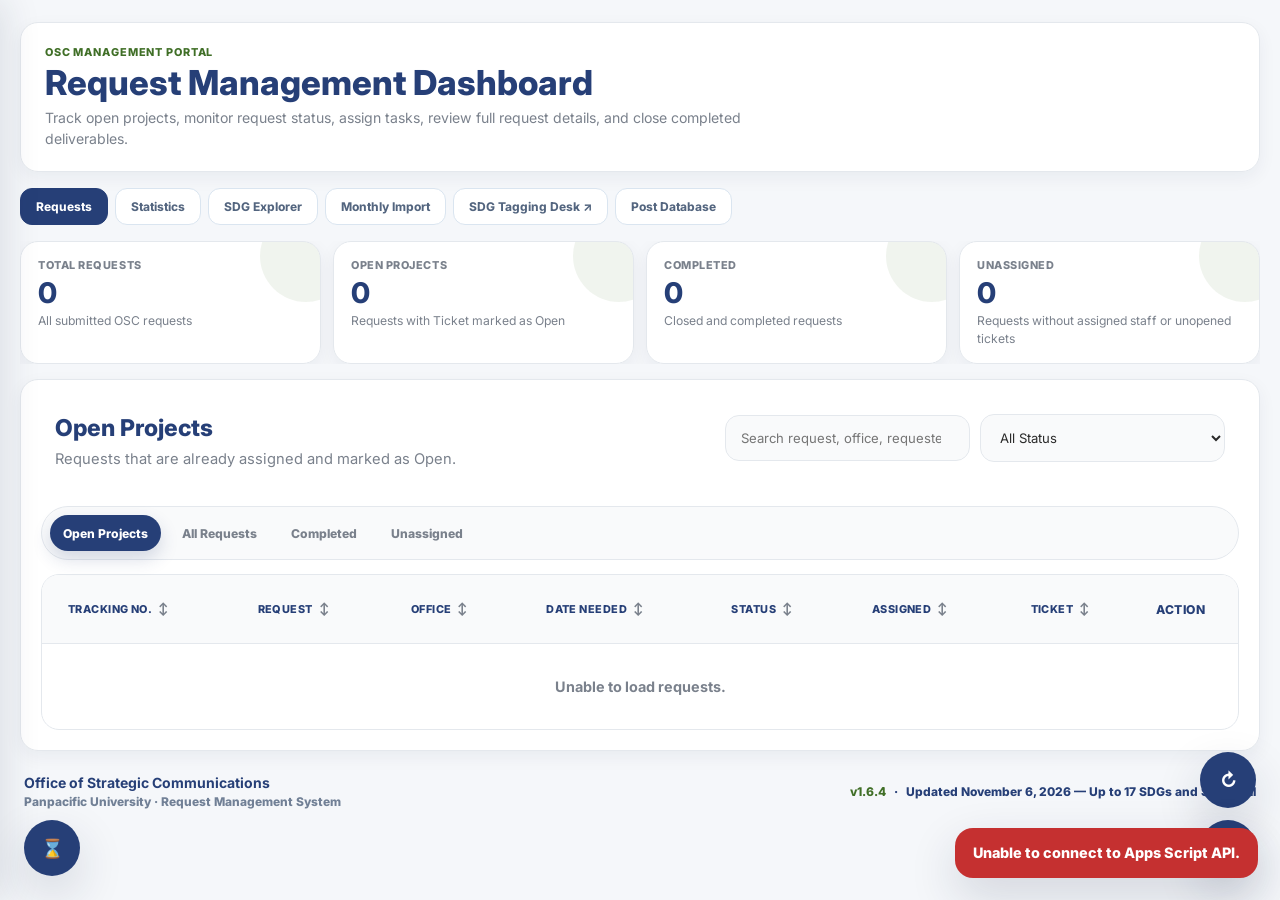
<file: index.html>
<!DOCTYPE html>
<html lang="en">
<head>
  <meta charset="UTF-8" />
  <meta name="viewport" content="width=device-width, initial-scale=1.0" />

  <title>OSC Request Management Dashboard</title>

  <link rel="preconnect" href="https://fonts.googleapis.com">
  <link rel="preconnect" href="https://fonts.gstatic.com" crossorigin>
  <link 
    href="https://fonts.googleapis.com/css2?family=Inter:wght@400;500;600;700;800&display=swap" 
    rel="stylesheet"
  >

  <link rel="stylesheet" href="style.css" />
</head>

<body>
  <div class="app-shell">

    <header class="dashboard-header">
      <div class="header-copy">
        <p class="eyebrow">OSC MANAGEMENT PORTAL</p>
        <h1>Request Management Dashboard</h1>
        <p class="header-description">
          Track open projects, monitor request status, assign tasks, review full request details, and close completed deliverables.
        </p>
      </div>
    </header>

    <nav class="osc-primary-nav" aria-label="OSC management navigation">
<a href="index.html" class="osc-nav-link current" aria-current="page">Requests</a>
<a href="statistics.html" class="osc-nav-link">Statistics</a>
<a href="sdg.html" class="osc-nav-link">SDG Explorer</a>
<a href="import-posts.html" class="osc-nav-link">Monthly Import</a>
<a href="post-sdg-desk.html" class="osc-nav-link" target="_blank" rel="noopener">SDG Tagging Desk ↗</a>
<a href="post-database.html" class="osc-nav-link">Post Database</a>
</nav>

    <section class="summary-grid">
      <div class="summary-card">
        <span class="summary-label">Total Requests</span>
        <strong id="totalCount">0</strong>
        <p>All submitted OSC requests</p>
      </div>

      <div class="summary-card">
        <span class="summary-label">Open Projects</span>
        <strong id="openCount">0</strong>
        <p>Requests with Ticket marked as Open</p>
      </div>

      <div class="summary-card">
        <span class="summary-label">Completed</span>
        <strong id="completedCount">0</strong>
        <p>Closed and completed requests</p>
      </div>

      <div class="summary-card">
        <span class="summary-label">Unassigned</span>
        <strong id="unassignedCount">0</strong>
        <p>Requests without assigned staff or unopened tickets</p>
      </div>
    </section>

    <main class="dashboard-card">

      <section id="newRequestsPanel" class="new-requests-panel hidden">
        <div class="panel-heading">
          <div>
            <p class="eyebrow">ACTION NEEDED</p>
            <h2>New / Unassigned Requests</h2>
            <p>
              These requests are not yet assigned or not yet opened. Assign a staff member and set the ticket to Open to send the confirmation email.
            </p>
          </div>

          <span id="newRequestsCount" class="panel-count">0</span>
        </div>

        <div class="table-wrap compact-table">
          <table>
            <thead>
              <tr>
                <th>Tracking No.</th>
                <th>Request</th>
                <th>Office</th>
                <th>Date Needed</th>
                <th>Status</th>
                <th>Assigned</th>
                <th>Ticket</th>
                <th>Action</th>
              </tr>
            </thead>

            <tbody id="newRequestTableBody">
              <tr>
                <td colspan="8" class="empty-cell">
                  No new or unassigned requests.
                </td>
              </tr>
            </tbody>
          </table>
        </div>
      </section>

      <div class="toolbar">
        <div>
          <h2 id="activeViewTitle">Open Projects</h2>
          <p id="activeViewSubtitle">
            Requests that are already assigned and marked as Open.
          </p>
        </div>

        <div class="toolbar-controls">
          <input 
            type="search" 
            id="searchInput" 
            placeholder="Search request, office, requester, assigned, status..."
          >

          <select id="statusFilter">
            <option value="">All Status</option>
            <option value="Pending">Pending</option>
            <option value="Ongoing">Ongoing</option>
            <option value="For Review">For Review</option>
            <option value="Revision">Revision</option>
            <option value="Completed">Completed</option>
            <option value="On Hold">On Hold</option>
            <option value="Cancelled">Cancelled</option>
          </select>
        </div>
      </div>

      <nav class="tabs" aria-label="Dashboard views">
        <button class="tab-btn active" type="button" data-view="open">
          Open Projects
        </button>

        <button class="tab-btn" type="button" data-view="all">
          All Requests
        </button>

        <button class="tab-btn" type="button" data-view="completed">
          Completed
        </button>

        <button class="tab-btn" type="button" data-view="unassigned">
          Unassigned
        </button>
      </nav>

      <div class="table-wrap">
        <table>
          <thead>
            <tr>
              <th>
                <button class="sort-btn" type="button" data-sort="Tracking Number">
                  Tracking No.
                  <span class="sort-indicator">↕</span>
                </button>
              </th>

              <th>
                <button class="sort-btn" type="button" data-sort="requestDisplayTitle">
                  Request
                  <span class="sort-indicator">↕</span>
                </button>
              </th>

              <th>
                <button class="sort-btn" type="button" data-sort="Office">
                  Office
                  <span class="sort-indicator">↕</span>
                </button>
              </th>

              <th>
                <button class="sort-btn" type="button" data-sort="Date Needed">
                  Date Needed
                  <span class="sort-indicator">↕</span>
                </button>
              </th>

              <th>
                <button class="sort-btn" type="button" data-sort="Status">
                  Status
                  <span class="sort-indicator">↕</span>
                </button>
              </th>

              <th>
                <button class="sort-btn" type="button" data-sort="Assigned">
                  Assigned
                  <span class="sort-indicator">↕</span>
                </button>
              </th>

              <th>
                <button class="sort-btn" type="button" data-sort="Ticket">
                  Ticket
                  <span class="sort-indicator">↕</span>
                </button>
              </th>

              <th>Action</th>
            </tr>
          </thead>

          <tbody id="requestTableBody">
            <tr>
              <td colspan="8" class="empty-cell">
                Loading requests...
              </td>
            </tr>
          </tbody>
        </table>
      </div>

    </main>

    <footer class="dashboard-footer osc-footer">
      <div class="osc-footer-identity">
        <strong>Office of Strategic Communications</strong>
        <span>Panpacific University · Request Management System</span>
      </div>
      <div class="osc-footer-meta">
        <span id="footerVersion">v1.6.4</span>
        <span class="footer-dot" aria-hidden="true">·</span>
        <span>Updated <span id="footerUpdated">—</span></span>
      </div>
    </footer>
  </div>

  <div id="requestModal" class="modal hidden" aria-hidden="true">
    <div class="modal-backdrop" id="modalBackdrop"></div>

    <div class="modal-card" role="dialog" aria-modal="true" aria-labelledby="modalTitle">
      <div class="modal-header">
        <div>
          <p class="eyebrow">REQUEST DETAILS</p>
          <h2 id="modalTitle">Request Title</h2>
          <p id="modalSubtitle">Requester and office details</p>
        </div>

        <button class="icon-btn" id="closeModalBtn" type="button" aria-label="Close modal">
          ×
        </button>
      </div>

      <div class="modal-body">

        <section class="modal-section action-section">
          <div>
            <h3>Management Actions</h3>
            <p>
              Assign a staff member first before opening a ticket. Opening and closing tickets can trigger the appropriate email automation and chat notification.
            </p>
          </div>

          <div class="management-action-buttons">
            <button class="archive-btn" id="archiveRequestBtn" type="button">
              Archive Request
            </button>

            <button class="complete-btn" id="markCompletedBtn" type="button">
              Mark as Completed
            </button>
          </div>
        </section>

        <section class="modal-section">
          <h3>Editable Management Fields</h3>

          <div class="edit-grid">

            <div class="field">
              <label for="editTrackingNumber">Tracking Number</label>
              <input type="text" id="editTrackingNumber" placeholder="Tracking number">
            </div>

            <div class="field">
              <label for="editTicket">Ticket</label>
              <select id="editTicket">
                <option value="">Not Yet Opened</option>
                <option value="Open">Open</option>
                <option value="Closed">Closed</option>
              </select>
            </div>

            <div class="field">
              <label for="editStatus">Status</label>
              <select id="editStatus">
                <option value="">Select Status</option>
                <option value="Pending">Pending</option>
                <option value="Ongoing">Ongoing</option>
                <option value="For Review">For Review</option>
                <option value="Revision">Revision</option>
                <option value="Completed">Completed</option>
                <option value="On Hold">On Hold</option>
                <option value="Cancelled">Cancelled</option>
              </select>
            </div>

            <div class="field">
              <label for="editAssigned">Assigned</label>
              <select id="editAssigned">
                <option value="">Select assigned staff</option>
                <option value="Jann Nathaniel Jaravata">Jann Nathaniel Jaravata</option>
                <option value="Jhovhert Bogtong">Jhovhert Bogtong</option>
                <option value="Julius Benedict Ignacio">Julius Benedict Ignacio</option>
                <option value="Charlyn Libao">Charlyn Libao</option>
              </select>
            </div>

            <div class="field">
              <label for="editDateNeeded">Date Needed</label>
              <input type="date" id="editDateNeeded">
            </div>

            <div class="field">
              <label for="editCompletionDate">Completion Date</label>
              <input type="date" id="editCompletionDate">
            </div>

            <div class="field">
              <label for="editConfirmationEmail">Confirmation Email</label>
              <select id="editConfirmationEmail">
                <option value="">Select Email Status</option>
                <option value="Not Sent">Not Sent</option>
                <option value="Sent">Sent</option>
              </select>
            </div>

            <div class="field">
              <label for="editDeliverablesEmail">Deliverable(s) Email</label>
              <select id="editDeliverablesEmail">
                <option value="">Select Email Status</option>
                <option value="Not Sent">Not Sent</option>
                <option value="Sent">Sent</option>
              </select>
            </div>

            <div class="field">
              <label for="editCloseEmail">Close Email</label>
              <select id="editCloseEmail">
                <option value="">Select Email Status</option>
                <option value="Not Sent">Not Sent</option>
                <option value="Sent">Sent</option>
              </select>
            </div>

            <div class="field full">
              <label for="editProjectLink">Project Link</label>
              <input 
                type="url" 
                id="editProjectLink" 
                placeholder="Paste Google Drive, Canva, or project link"
              >
            </div>

            <div class="field full">
              <label for="editRemarks">Remarks</label>
              <textarea id="editRemarks" rows="3" placeholder="Request remarks"></textarea>
            </div>

            <div class="field full">
              <label for="editNotes">Internal Notes</label>
              <textarea id="editNotes" rows="3" placeholder="Internal notes for OSC team"></textarea>
            </div>

          </div>
        </section>

        <section class="modal-section">
          <div class="osc-section-heading">
            <div>
              <h3>Facebook Published Posts</h3>
              <p>Submitted publication URLs associated with this request.</p>
            </div>
            <a id="modalPostLogLink" class="osc-inline-link" href="post-database.html">Search published posts</a>
          </div>
          <div id="modalFacebookPostLinks" class="osc-modal-link-list"><span class="muted">No published post links recorded.</span></div>
        </section>

        <section class="modal-section">
          <h3>Submitted Request Details</h3>
          <div class="details-grid" id="requestDetailsGrid"></div>
        </section>

      </div>

      <div class="modal-footer">
        <p id="modalMessage"></p>

        <div class="modal-actions">
          <button class="secondary-btn" id="cancelModalBtn" type="button">
            Cancel
          </button>

          <button class="primary-btn" id="saveChangesBtn" type="button">
            Save Changes
          </button>
        </div>
      </div>
    </div>
  </div>

  <div class="right-floating-actions" aria-label="Dashboard quick actions">
    <button
      id="floatingRefreshBtn"
      class="floating-icon-btn refresh-floating-btn"
      type="button"
      aria-label="Refresh dashboard"
      title="Refresh dashboard"
    >
      <span aria-hidden="true">↻</span>
    </button>

    <a
      id="adminSummaryToggle"
      class="floating-icon-btn admin-summary-toggle"
      href="statistics.html"
      aria-label="Open full statistics page"
      title="Statistics & reports"
    ><span aria-hidden="true">▥</span></a>
  </div>

  <button
    id="changelogToggle"
    class="floating-icon-btn changelog-toggle"
    type="button"
    aria-label="Open changelog"
    aria-controls="changelogPanel"
    aria-expanded="false"
    title="View changelog"
  >
    <span aria-hidden="true">⌛</span>
  </button>

<div id="changelogDrawerOverlay" class="drawer-overlay" aria-hidden="true"></div>

  <aside
    id="changelogPanel"
    class="changelog-drawer"
    aria-label="Dashboard changelog"
    aria-hidden="true"
  >
    <div class="changelog-header">
      <div>
        <p class="eyebrow">WHAT'S NEW</p>
        <h2>Dashboard Changelog</h2>
        <p>Updates and improvements made to the OSC Request Dashboard.</p>
      </div>

      <button
        id="changelogClose"
        class="mini-close-btn"
        type="button"
        aria-label="Close changelog"
      >
        ×
      </button>
    </div>

    <div id="changelogList" class="changelog-list">
      <p class="summary-empty">Loading changelog…</p>
    </div>
  </aside>

  <div id="loadingOverlay" class="loading-overlay hidden">
    <div class="loading-card">
      <div class="loader"></div>
      <p id="loadingText">Updating dashboard...</p>
    </div>
  </div>

  <div id="toast" class="toast hidden">
    <p id="toastMessage">Dashboard updated.</p>
  </div>

  <script src="config.js" defer></script>
  <script src="script.js" defer></script>
</body>
</html>
</file>
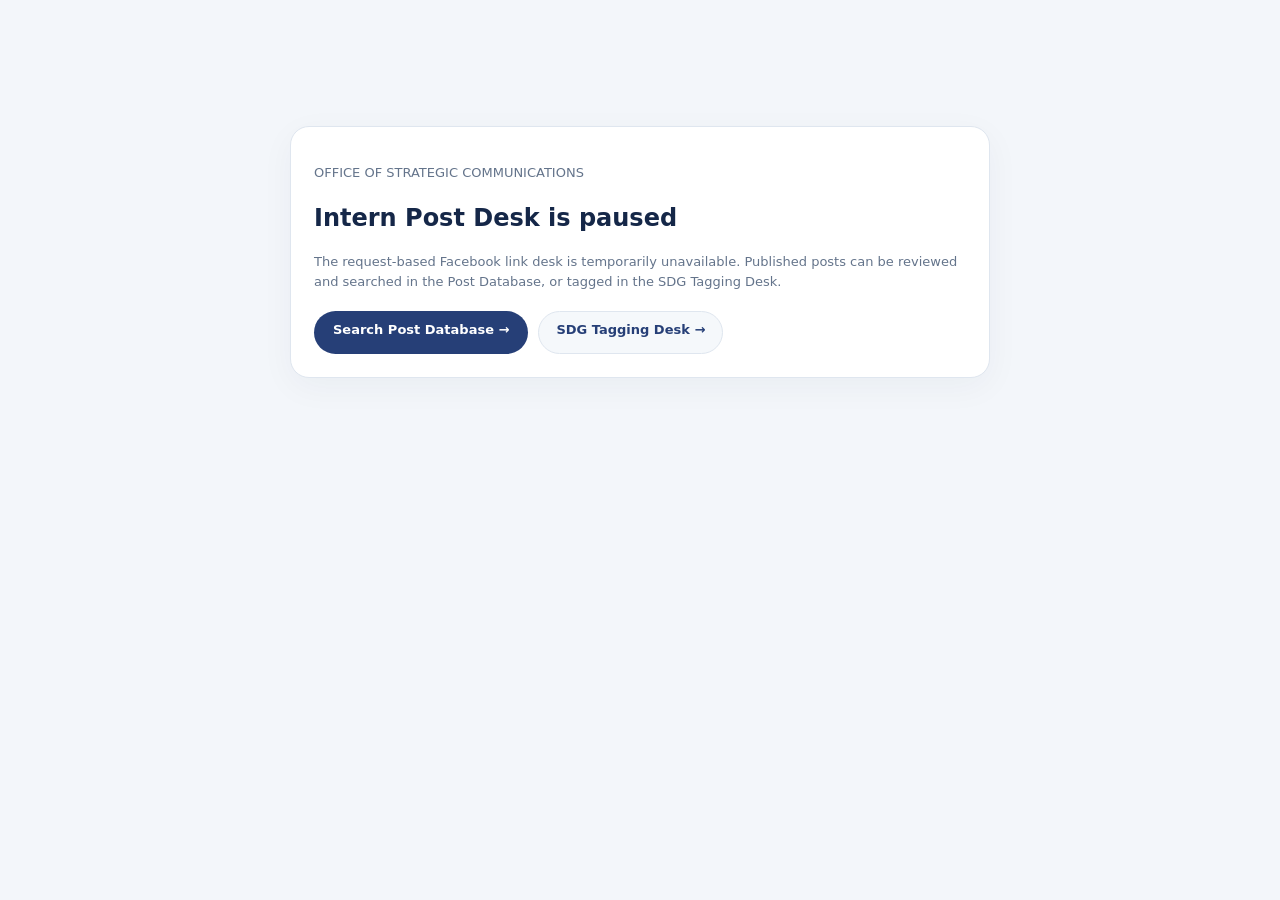
<file: facebook-posts.html>
<!doctype html><html lang="en"><head><meta charset="utf-8"><meta name="viewport" content="width=device-width, initial-scale=1"><title>Post Desk Paused · OSC</title><link rel="stylesheet" href="post-monitoring.css"></head><body><main class="layout" style="max-width:700px;padding-top:14vh"><section class="panel"><p class="muted">OFFICE OF STRATEGIC COMMUNICATIONS</p><h1>Intern Post Desk is paused</h1><p class="muted">The request-based Facebook link desk is temporarily unavailable. Published posts can be reviewed and searched in the Post Database, or tagged in the SDG Tagging Desk.</p><div class="actions"><a class="primary" href="post-database.html" style="text-decoration:none">Search Post Database →</a><a class="secondary" href="post-sdg-desk.html" style="text-decoration:none">SDG Tagging Desk →</a></div></section></main></body></html>
</file>
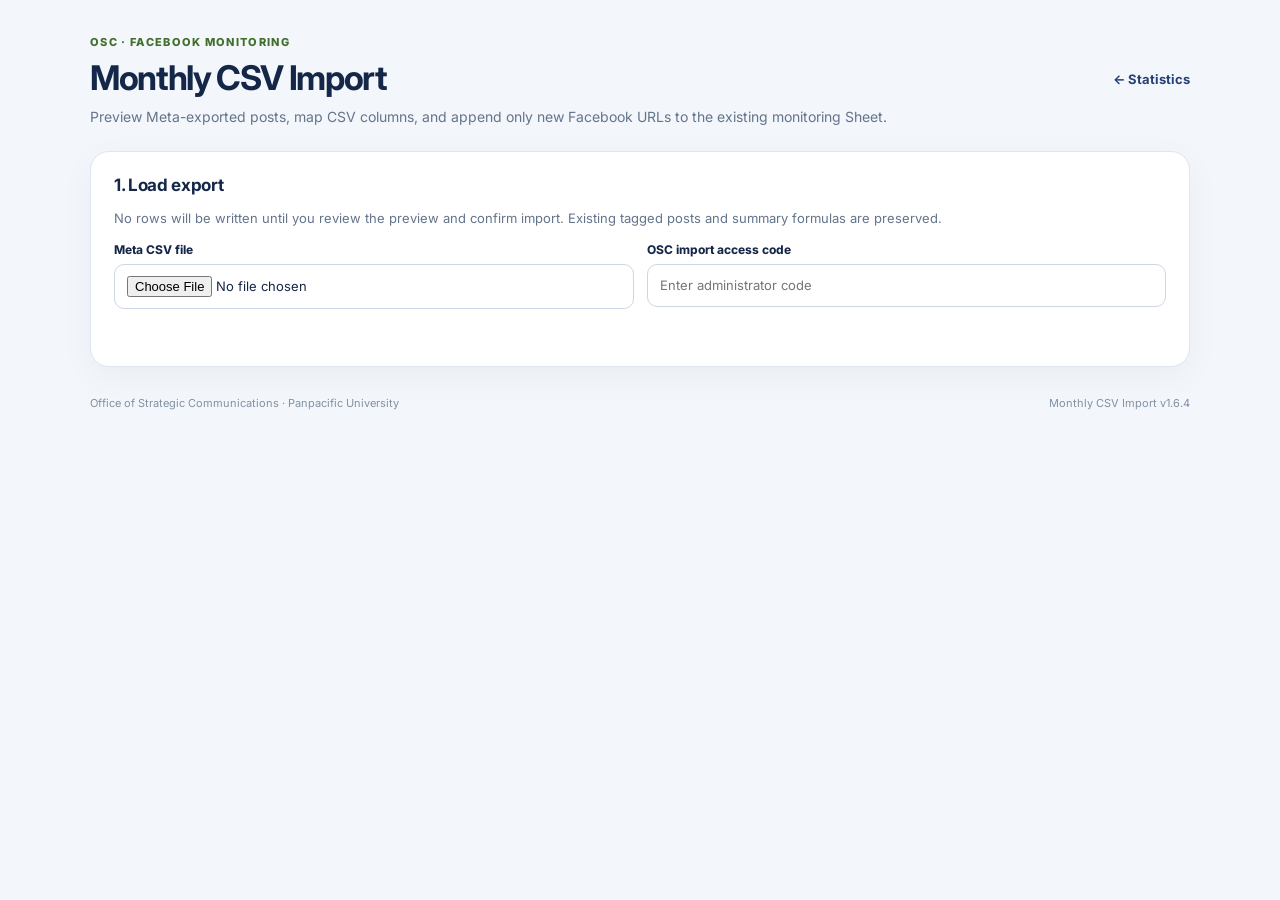
<file: import-posts.html>
<!doctype html><html lang="en"><head><meta charset="utf-8"><meta name="viewport" content="width=device-width,initial-scale=1"><title>Monthly Post Import · OSC</title><link rel="preconnect" href="https://fonts.googleapis.com"><link rel="preconnect" href="https://fonts.gstatic.com" crossorigin><link href="https://fonts.googleapis.com/css2?family=Inter:wght@400;500;600;700;800&display=swap" rel="stylesheet"><link rel="stylesheet" href="post-monitoring.css"></head><body><div class="layout">
<header class="head"><div class="head-copy"><small>OSC · FACEBOOK MONITORING</small><h1>Monthly CSV Import</h1><p class="sub">Preview Meta-exported posts, map CSV columns, and append only new Facebook URLs to the existing monitoring Sheet.</p></div><a href="statistics.html">← Statistics</a></header>
<section class="panel"><h2>1. Load export</h2><p class="muted">No rows will be written until you review the preview and confirm import. Existing tagged posts and summary formulas are preserved.</p><div class="fields"><div class="field"><label for="csvFile">Meta CSV file</label><input id="csvFile" type="file" accept=".csv,text/csv,.tsv,text/tab-separated-values"></div><div class="field"><label for="importPin">OSC import access code</label><input id="importPin" type="password" autocomplete="off" placeholder="Enter administrator code"></div></div><p id="fileInfo" class="message" role="status"></p></section>
<section id="mappingSection" class="panel" hidden><h2>2. Confirm the CSV mapping</h2><div class="fields"><div class="field"><label for="mapDate">Published date</label><select id="mapDate"></select></div><div class="field"><label for="mapTitle">Post title / caption</label><select id="mapTitle"></select></div><div class="field"><label for="mapUrl">Post permalink / URL</label><select id="mapUrl"></select></div><div class="field"><label for="dateFormat">Ambiguous date format</label><select id="dateFormat"><option value="mdy">MM/DD/YYYY</option><option value="dmy">DD/MM/YYYY</option></select></div></div><div class="actions"><button class="primary" id="previewBtn" type="button">Preview posts</button><span class="muted">Meta Title is shortened to the first nonempty caption line. Import uses date, summary and URL only; SDGs stay empty for interns.</span></div></section>
<section id="previewSection" class="panel" hidden><h2>3. Review and import</h2><div class="stats"><span id="statRows" class="stat">0 rows</span><span id="statReady" class="stat">0 valid</span><span id="statSkipped" class="stat">0 skipped</span></div><div class="table-scroll"><table><thead><tr><th>Date</th><th>Post topic / caption</th><th>Facebook link</th></tr></thead><tbody id="previewBody"></tbody></table></div><p class="muted">The server skips duplicate URLs. NOTE: A Meta permalink and an older Facebook share link may refer to the same post but appear different; review overlapping dates/titles before importing to avoid duplicates.</p><div class="actions"><button class="primary" id="importBtn" type="button">Import new posts</button><span id="progressText" class="muted"></span></div><p id="importStatus" class="message" role="status"></p></section>
<footer><span>Office of Strategic Communications · Panpacific University</span><span>Monthly CSV Import v1.6.4</span></footer></div><script src="config.js"></script><script src="import-posts.js"></script></body></html>
</file>
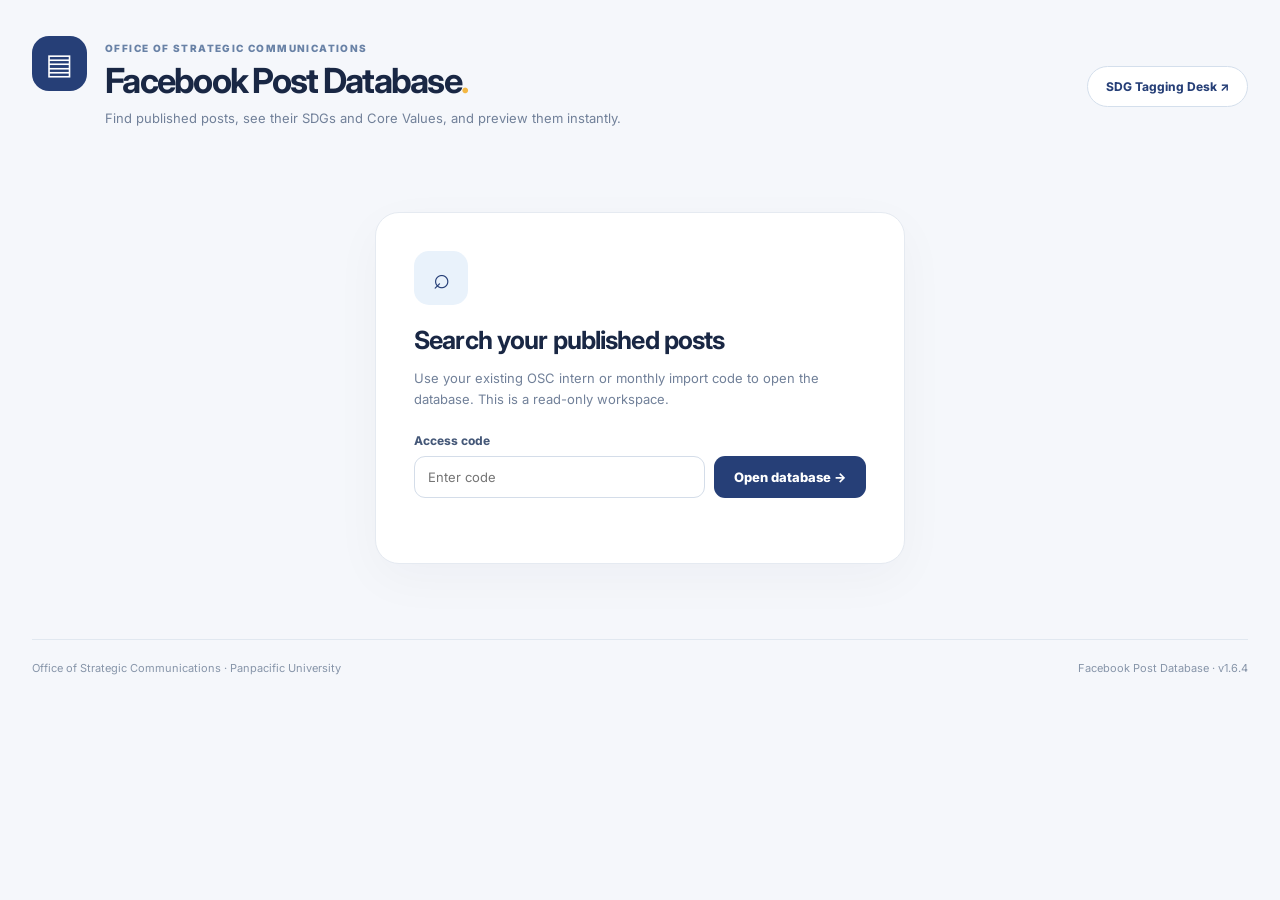
<file: post-database.html>
<!doctype html>
<html lang="en">
<head>
  <meta charset="utf-8">
  <meta name="viewport" content="width=device-width, initial-scale=1">
  <meta name="theme-color" content="#263f77">
  <title>Facebook Post Database · Panpacific University</title>
  <link rel="preconnect" href="https://fonts.googleapis.com">
  <link rel="preconnect" href="https://fonts.gstatic.com" crossorigin>
  <link href="https://fonts.googleapis.com/css2?family=Inter:wght@400;500;600;700;800&display=swap" rel="stylesheet">
  <link href="post-database.css" rel="stylesheet">
</head>
<body>
<div class="database-shell">
  <header class="database-header">
    <div class="identity"><span class="identity-icon" aria-hidden="true">▤</span><div><small>OFFICE OF STRATEGIC COMMUNICATIONS</small><h1>Facebook Post Database<span class="header-dot">.</span></h1><p>Find published posts, see their SDGs and Core Values, and preview them instantly.</p></div></div>
    <a class="header-link" href="post-sdg-desk.html">SDG Tagging Desk <span aria-hidden="true">↗</span></a>
  </header>

  <section id="accessPanel" class="access-panel" aria-label="Database access">
    <div class="lock-mark" aria-hidden="true">⌕</div>
    <h2>Search your published posts</h2>
    <p>Use your existing OSC intern or monthly import code to open the database. This is a read-only workspace.</p>
    <form id="accessForm"><label for="accessPin">Access code</label><div class="access-fields"><input id="accessPin" type="password" required autocomplete="off" placeholder="Enter code" minlength="1"><button id="unlockBtn" type="submit">Open database →</button></div></form>
    <p id="accessStatus" class="feedback" role="status" aria-live="polite"></p>
  </section>

  <main id="databaseApp" hidden>
    <section class="toolbox" aria-label="Post database filters">
      <div class="toolbox-top"><div><span class="overline">PUBLISHED POST LIBRARY</span><h2>Find the right post.</h2></div><button id="reloadBtn" class="btn-clear" type="button">↻ Refresh database</button></div>
      <div class="filter-grid">
        <label class="search-field"><span>SEARCH POSTS</span><span class="input-icon" aria-hidden="true">⌕</span><input id="postSearch" type="search" placeholder="Search a topic, title, date or Facebook link…" autocomplete="off"></label>
        <label><span>MONTH</span><select id="monthFilter"><option value="">All months</option></select></label>
        <label><span>SDG</span><select id="sdgFilter"><option value="">All 17 SDGs</option></select></label>
        <label><span>CORE VALUE</span><select id="coreFilter"><option value="">All Core Values</option><option>Pioneer</option><option>Compassion</option><option>Service</option><option>Truth</option></select></label>
      </div>
      <div class="filter-bottom"><div class="database-metrics"><span id="totalStat" class="count-pill">0 published</span><span id="taggedStat" class="count-pill neutral">0 tagged</span><span id="matchStat" class="count-pill neutral">0 matches</span></div><button id="resetBtn" class="btn-clear" type="button">Clear filters ×</button></div>
      <p class="feedback" id="databaseStatus" role="status" aria-live="polite"></p>
    </section>

    <div class="database-grid">
      <section class="results-column" aria-label="Matching Facebook posts">
        <div class="column-head"><div><span class="overline">RESULTS</span><h2>Published posts</h2></div><span class="tip">Select to preview <span aria-hidden="true">→</span></span></div>
        <div id="resultList" class="result-list" role="list"></div>
        <button id="loadMoreBtn" type="button" class="load-more" hidden>Show more posts ↓</button>
      </section>
      <aside class="details-column" aria-label="Selected post details">
        <div id="postDetails" class="details-body"><div class="details-empty">Choose a post to see its preview.</div></div>
      </aside>
    </div>
  </main>
  <footer class="database-footer"><span>Office of Strategic Communications · Panpacific University</span><span>Facebook Post Database · v1.6.4</span></footer>
</div>
<script src="config.js"></script>
<script src="post-database.js"></script>
</body>
</html>
</file>
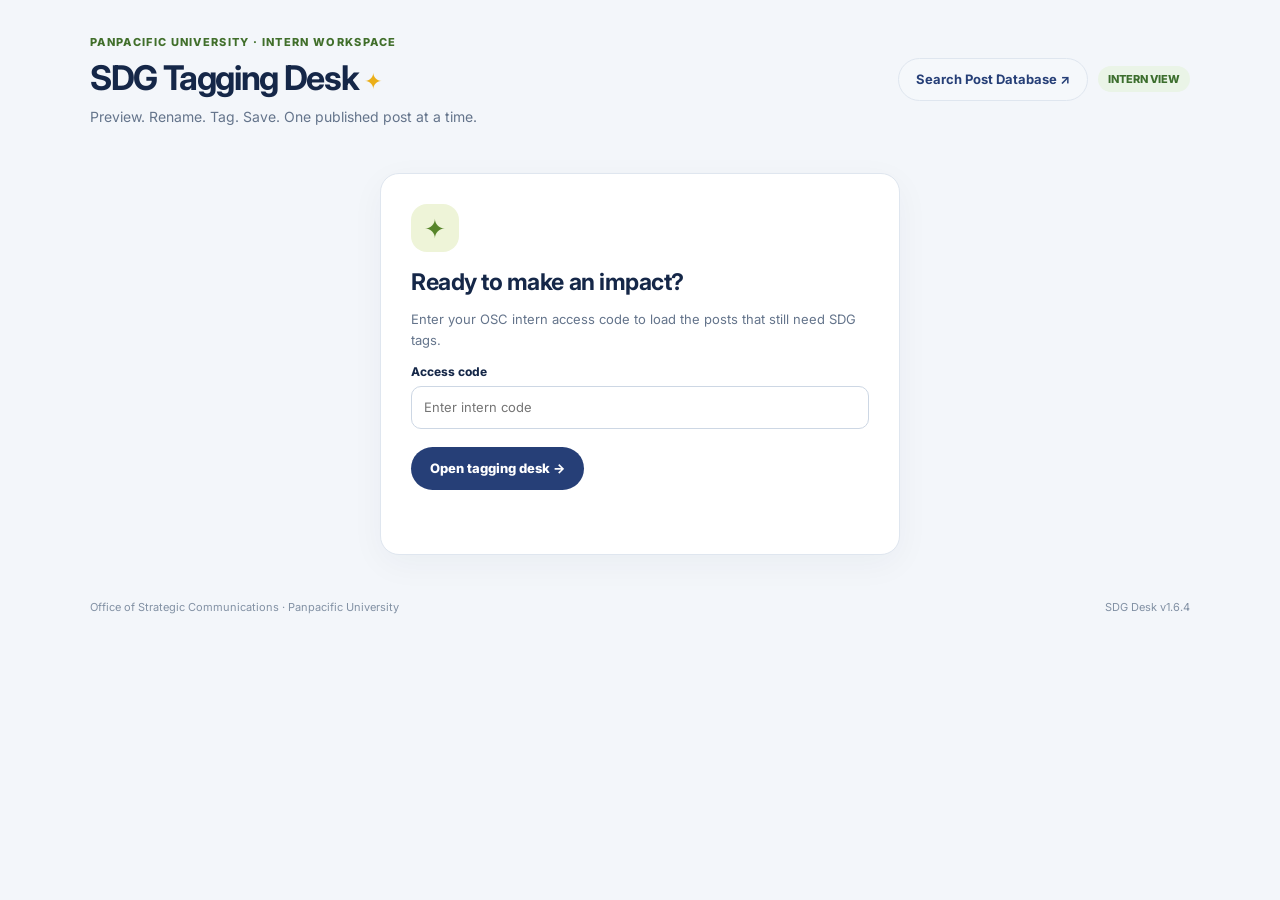
<file: post-sdg-desk.html>
<!doctype html>
<html lang="en">
<head>
  <meta charset="utf-8">
  <meta name="viewport" content="width=device-width, initial-scale=1">
  <title>SDG Tagging Desk · OSC Interns</title>
  <link rel="preconnect" href="https://fonts.googleapis.com">
  <link rel="preconnect" href="https://fonts.gstatic.com" crossorigin>
  <link href="https://fonts.googleapis.com/css2?family=Inter:wght@400;500;600;700;800&display=swap" rel="stylesheet">
  <link rel="stylesheet" href="post-monitoring.css">
  <link rel="stylesheet" href="post-sdg-desk.css">
</head>
<body>
  <div class="layout">
    <header class="head">
      <div class="head-copy">
        <small>PANPACIFIC UNIVERSITY · INTERN WORKSPACE</small>
        <h1>SDG Tagging Desk <span class="sparkle" aria-hidden="true">✦</span></h1>
        <p class="sub">Preview. Rename. Tag. Save. One published post at a time.</p>
      </div>
      <div class="header-actions"><a class="secondary database-link" href="post-database.html">Search Post Database ↗</a><span class="pill">INTERN VIEW</span></div>
    </header>
    <section class="panel gate" id="gate">
      <div class="gate-icon" aria-hidden="true">✦</div>
      <h2>Ready to make an impact?</h2>
      <p class="muted">Enter your OSC intern access code to load the posts that still need SDG tags.</p>
      <form id="login">
        <div class="field"><label for="pin">Access code</label><input id="pin" type="password" required autocomplete="off" placeholder="Enter intern code"></div>
        <div class="actions"><button type="submit" class="primary" id="loginBtn">Open tagging desk →</button></div>
      </form>
      <p class="message" id="gateStatus" role="status" aria-live="polite"></p>
    </section>
    <section id="desk" hidden>
      <div class="desk-header">
        <div><p class="kicker">PUBLISHED POSTS</p><h2>Tag what's published.</h2><p class="sub">Pick SDGs and Core Values; update the title if needed. Saved posts leave the queue. Moved posts stay at the back after refresh.</p></div>
        <div class="desk-status"><span id="pendingCount" class="pill">0 pending</span><button class="secondary" id="refreshBtn" type="button">Refresh</button><div class="desk-tabs"><button id="cardMode" class="active" type="button" aria-pressed="true">Cards</button><button id="tableMode" type="button" aria-pressed="false">Table</button></div></div>
      </div>
      <p class="message desk-feedback" id="status" role="status" aria-live="polite"></p>
      <section id="cardArea">
        <article id="postCard" class="desk-card" tabindex="0" aria-label="Current Facebook post and tagging controls"></article>
        <div class="desk-actions"><button type="button" class="secondary" id="previousBtn">← Previous</button><button type="button" class="secondary" id="skipBtn">Move to end ↪</button></div>
        <p class="swipe-hint">Swipe left to move to the end (saved in Sheet) · Swipe right to save when ready</p>
      </section>
      <section id="tableArea" class="panel" hidden>
        <div class="field"><label for="search">Find a post</label><input id="search" type="search" placeholder="Search by date or post title"></div>
        <div class="table-scroll"><table><thead><tr><th>Date</th><th>Post title</th><th>Facebook link</th><th></th></tr></thead><tbody id="tableBody"></tbody></table></div>
      </section>
    </section>
    <footer><span>Office of Strategic Communications · Panpacific University</span><span>SDG Desk v1.6.4</span></footer>
  </div>
  <div id="saveToast" class="save-toast" role="status" aria-live="polite" hidden></div>
  <script src="config.js"></script><script src="post-sdg-desk.js"></script>
</body>
</html>
</file>
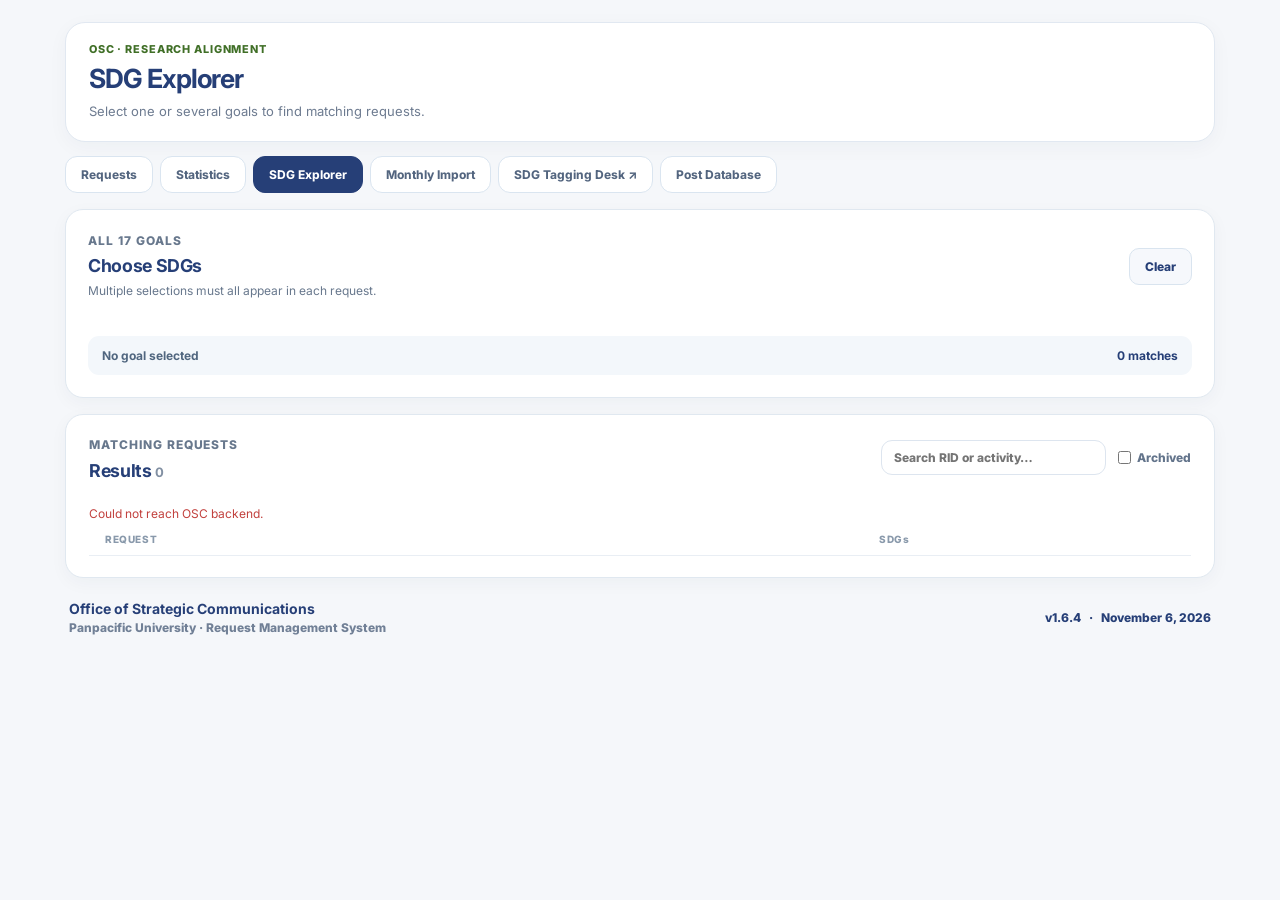
<file: sdg.html>
<!doctype html>
<html lang="en"><head><meta charset="utf-8"><meta name="viewport" content="width=device-width, initial-scale=1">
<title>SDG Explorer · OSC</title>
<link rel="preconnect" href="https://fonts.googleapis.com"><link rel="preconnect" href="https://fonts.gstatic.com" crossorigin>
<link href="https://fonts.googleapis.com/css2?family=Inter:wght@400;500;600;700;800&display=swap" rel="stylesheet">
<link rel="stylesheet" href="style.css"><link rel="stylesheet" href="workspace.css"><link rel="stylesheet" href="explorer.css"></head>
<body><div class="app-shell workspace-shell">
<header class="workspace-header compact-title"><p class="eyebrow">OSC · RESEARCH ALIGNMENT</p><h1>SDG Explorer</h1><p>Select one or several goals to find matching requests.</p></header>
<nav class="osc-primary-nav" aria-label="OSC management navigation">
<a href="index.html" class="osc-nav-link">Requests</a>
<a href="statistics.html" class="osc-nav-link">Statistics</a>
<a href="sdg.html" class="osc-nav-link current" aria-current="page">SDG Explorer</a>
<a href="import-posts.html" class="osc-nav-link">Monthly Import</a>
<a href="post-sdg-desk.html" class="osc-nav-link" target="_blank" rel="noopener">SDG Tagging Desk ↗</a>
<a href="post-database.html" class="osc-nav-link">Post Database</a>
</nav>
<main class="workspace-content">
<section class="workspace-surface sdg-panel">
<div class="section-head"><div><p class="eyebrow">ALL 17 GOALS</p><h2>Choose SDGs</h2><p>Multiple selections must all appear in each request.</p></div><button type="button" class="workspace-button secondary" id="clearSdgs">Clear</button></div>
<div id="sdgGrid" class="sdg-picker" aria-label="Select Sustainable Development Goals"></div>
<div class="sdg-selected-summary"><span id="sdgSelectionText">No goal selected</span><span id="sdgCount">0 matches</span></div>
</section>
<section class="workspace-surface matches-surface"><div class="section-head"><div><p class="eyebrow">MATCHING REQUESTS</p><h2>Results <span id="resultCount" class="result-quiet-count">0</span></h2></div>
<div class="sdg-explorer-controls"><label class="sdg-search-label"><span class="sr-only">Search results</span><input id="sdgSearch" type="search" placeholder="Search RID or activity…" autocomplete="off"></label><label class="sdg-archived"><input type="checkbox" id="includeArchived"> Archived</label></div></div>
<p id="sdgStatus" role="status" class="workspace-feedback">Loading request records…</p>
<div class="sdg-result-head" aria-hidden="true"><span>REQUEST</span><span>SDGs</span><span></span></div>
<div id="sdgResults" class="sdg-result-list"></div>
<button type="button" id="sdgShowMore" class="workspace-button secondary" hidden>Show more</button>
</section>
</main>
<footer class="dashboard-footer osc-footer"><div class="osc-footer-identity"><strong>Office of Strategic Communications</strong><span>Panpacific University · Request Management System</span></div><div class="osc-footer-meta"><span>v1.6.4</span><span>·</span><span>November 6, 2026</span></div></footer>
</div><script src="config.js"></script><script src="sdg.js"></script></body></html>
</file>
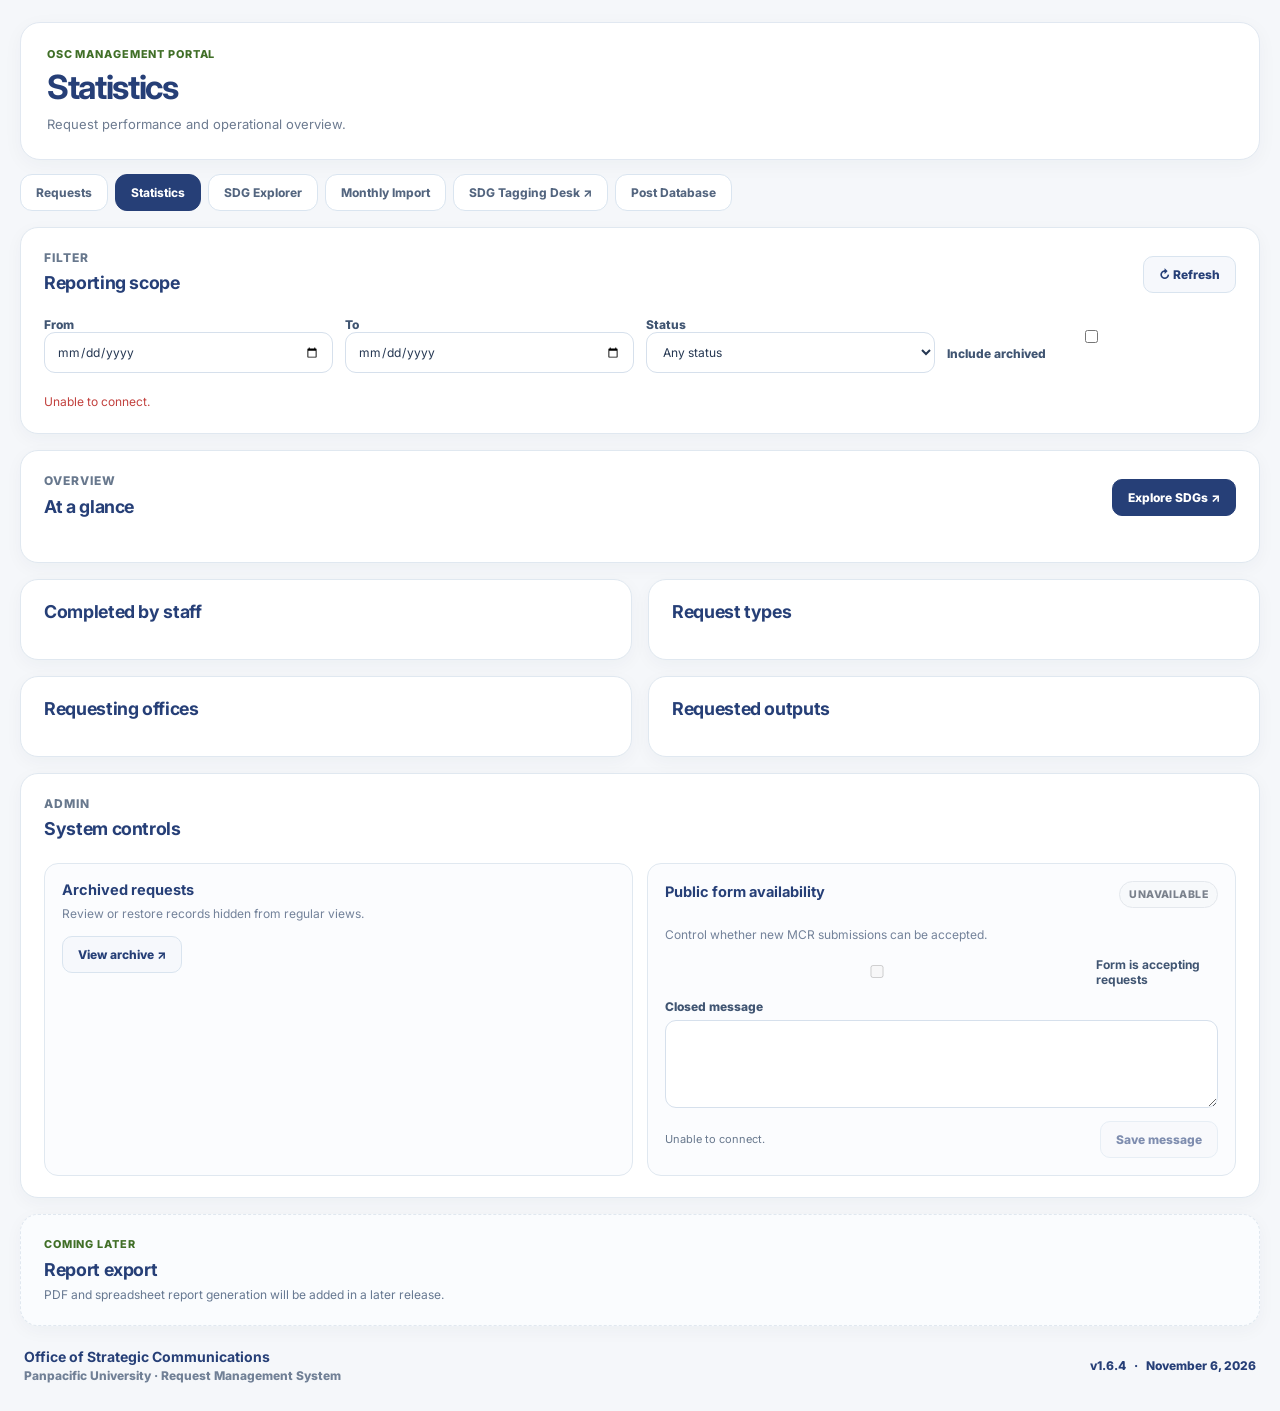
<file: statistics.html>
<!doctype html>
<html lang="en"><head><meta charset="utf-8"><meta name="viewport" content="width=device-width, initial-scale=1">
<title>OSC Statistics · Panpacific University</title>
<link rel="preconnect" href="https://fonts.googleapis.com"><link rel="preconnect" href="https://fonts.gstatic.com" crossorigin>
<link href="https://fonts.googleapis.com/css2?family=Inter:wght@400;500;600;700;800&display=swap" rel="stylesheet">
<link rel="stylesheet" href="style.css"><link rel="stylesheet" href="workspace.css"></head>
<body><div class="app-shell workspace-shell">
<header class="workspace-header"><p class="eyebrow">OSC MANAGEMENT PORTAL</p><h1>Statistics</h1><p>Request performance and operational overview.</p></header>
<nav class="osc-primary-nav" aria-label="OSC management navigation">
<a href="index.html" class="osc-nav-link">Requests</a>
<a href="statistics.html" class="osc-nav-link current" aria-current="page">Statistics</a>
<a href="sdg.html" class="osc-nav-link">SDG Explorer</a>
<a href="import-posts.html" class="osc-nav-link">Monthly Import</a>
<a href="post-sdg-desk.html" class="osc-nav-link" target="_blank" rel="noopener">SDG Tagging Desk ↗</a>
<a href="post-database.html" class="osc-nav-link">Post Database</a>
</nav>
<main class="workspace-content">
<section class="workspace-surface stats-control-card">
<div class="section-head"><div><p class="eyebrow">FILTER</p><h2>Reporting scope</h2></div><button id="statsRefresh" type="button" class="workspace-button secondary">↻ Refresh</button></div>
<div class="stats-filters">
<label>From<input type="date" id="dateFrom"></label>
<label>To<input type="date" id="dateTo"></label>
<label>Status<select id="statsStatus"><option value="">Any status</option><option>Pending</option><option>Ongoing</option><option>For Review</option><option>Revision</option><option>Completed</option><option>On Hold</option><option>Cancelled</option></select></label>
<label class="stats-check-control"><input type="checkbox" id="includeArchived"> Include archived</label>
</div><p id="statsStatusLine" role="status" class="workspace-feedback">Loading…</p>
</section>
<section class="workspace-surface"><div class="section-head"><div><p class="eyebrow">OVERVIEW</p><h2>At a glance</h2></div><a href="sdg.html" class="workspace-button primary">Explore SDGs ↗</a></div><div id="statKpis" class="workspace-kpi-grid"></div></section>
<div class="stats-columns">
<section class="workspace-surface"><h2>Completed by staff</h2><div id="staffBreakdown" class="workspace-bars"></div></section>
<section class="workspace-surface"><h2>Request types</h2><div id="typeBreakdown" class="workspace-bars"></div></section>
<section class="workspace-surface"><h2>Requesting offices</h2><div id="officeBreakdown" class="workspace-bars"></div></section>
<section class="workspace-surface"><h2>Requested outputs</h2><div id="outputBreakdown" class="workspace-bars"></div></section>
</div>
<section class="workspace-surface"><div class="section-head"><div><p class="eyebrow">ADMIN</p><h2>System controls</h2></div></div><div class="admin-control-grid">
<div class="admin-control-card"><h3>Archived requests</h3><p>Review or restore records hidden from regular views.</p><a href="index.html?view=archived" class="workspace-button secondary">View archive ↗</a></div>
<div class="admin-control-card"><div class="section-head"><h3>Public form availability</h3><span id="availabilityState" class="form-availability-badge loading">Checking</span></div><p>Control whether new MCR submissions can be accepted.</p>
<label class="workspace-switch"><input type="checkbox" id="statsFormToggle" disabled> Form is accepting requests</label>
<label for="statsClosedMessage" class="workspace-label">Closed message</label><textarea id="statsClosedMessage" rows="3" disabled></textarea>
<div class="form-control-footer"><span id="formControlFeedback" role="status"></span><button id="saveStatsFormMessage" type="button" class="workspace-button secondary" disabled>Save message</button></div></div></div></section>
<section class="workspace-surface report-roadmap"><p class="eyebrow">COMING LATER</p><h2>Report export</h2><p>PDF and spreadsheet report generation will be added in a later release.</p></section>
</main>
<footer class="dashboard-footer osc-footer"><div class="osc-footer-identity"><strong>Office of Strategic Communications</strong><span>Panpacific University · Request Management System</span></div><div class="osc-footer-meta"><span>v1.6.4</span><span>·</span><span>November 6, 2026</span></div></footer>
</div><script src="config.js"></script><script src="statistics.js"></script></body></html>
</file>
<file: style.css>
:root {
  --brand-green: #406f27;
  --brand-green-hover: #365e21;
  --brand-blue: #263f77;
  --brand-blue-hover: #1f3463;
  --brand-blue-soft: rgba(38, 63, 119, 0.08);
  --bg: #f5f7fa;
  --surface: #ffffff;
  --border: #e4e8ed;
  --text: #2A2A2A;
  --muted: #7a818c;
  --danger: #c53030;
  --warning: #b7791f;
  --success: #2f855a;
  --radius: 22px;
  --radius-sm: 14px;
  --shadow: 0 8px 24px rgba(25, 39, 68, 0.07);
  --shadow-heavy: 0 18px 48px rgba(25, 39, 68, 0.16);
  --transition: 0.2s ease;
}

* {
  box-sizing: border-box;
  margin: 0;
  padding: 0;
}

html {
  scroll-behavior: smooth;
}

body {
  font-family: 'Inter', Arial, sans-serif;
  background: var(--bg);
  color: var(--text);
  min-height: 100vh;
  padding: 34px 16px;
}

button,
input,
select,
textarea {
  font-family: inherit;
}

button {
  cursor: pointer;
}

.hidden {
  display: none !important;
}

.app-shell {
  width: 100%;
  max-width: 1280px;
  margin: 0 auto;
}

.dashboard-header {
  background: rgba(255,255,255,.96);
  border: 1px solid var(--border);
  border-radius: var(--radius);
  padding: 32px;
  box-shadow: var(--shadow);
  margin-bottom: 22px;
  display: flex;
  justify-content: space-between;
  align-items: center;
  gap: 24px;
}

.eyebrow {
  font-size: 0.75rem;
  font-weight: 800;
  letter-spacing: 0.08em;
  text-transform: uppercase;
  color: var(--brand-green);
  margin-bottom: 8px;
}

.dashboard-header h1 {
  font-size: clamp(1.8rem, 4vw, 2.7rem);
  line-height: 1.05;
  font-weight: 800;
  color: var(--brand-blue);
  margin-bottom: 10px;
}

.header-description {
  color: var(--muted);
  line-height: 1.6;
  max-width: 720px;
}

.header-actions {
  display: flex;
  align-items: center;
  gap: 10px;
  flex-shrink: 0;
}

.summary-grid {
  display: grid;
  grid-template-columns: repeat(4, 1fr);
  gap: 16px;
  margin-bottom: 22px;
}

.summary-card {
  background: rgba(255,255,255,.96);
  border: 1px solid var(--border);
  border-radius: var(--radius);
  padding: 22px;
  box-shadow: var(--shadow);
  position: relative;
  overflow: hidden;
}

.summary-card::after {
  content: "";
  position: absolute;
  width: 92px;
  height: 92px;
  right: -32px;
  top: -32px;
  border-radius: 999px;
  background: rgba(64,111,39,.08);
}

.summary-label {
  display: block;
  color: var(--muted);
  font-size: 0.8rem;
  font-weight: 800;
  text-transform: uppercase;
  letter-spacing: 0.05em;
  margin-bottom: 10px;
}

.summary-card strong {
  display: block;
  color: var(--brand-blue);
  font-size: 2.2rem;
  line-height: 1;
  font-weight: 800;
  margin-bottom: 8px;
}

.summary-card p {
  color: var(--muted);
  font-size: 0.86rem;
  line-height: 1.5;
}

.dashboard-card {
  background: rgba(255,255,255,.96);
  border: 1px solid var(--border);
  border-radius: var(--radius);
  padding: 28px;
  box-shadow: var(--shadow);
}

.new-requests-panel {
  border: 1.5px solid rgba(183, 121, 31, 0.28);
  background:
    radial-gradient(circle at top left, rgba(183, 121, 31, 0.08), transparent 28%),
    #fffdf8;
  border-radius: var(--radius);
  padding: 24px;
  margin-bottom: 26px;
}

.panel-heading {
  display: flex;
  justify-content: space-between;
  align-items: flex-start;
  gap: 18px;
  margin-bottom: 18px;
}

.panel-heading h2 {
  color: var(--brand-blue);
  font-size: 1.35rem;
  font-weight: 800;
  margin-bottom: 6px;
}

.panel-heading p {
  color: var(--muted);
  line-height: 1.6;
  font-size: 0.92rem;
  max-width: 760px;
}

.panel-count {
  min-width: 44px;
  height: 44px;
  border-radius: 999px;
  background: #fff8e6;
  color: var(--warning);
  border: 1px solid #f4dfaa;
  display: grid;
  place-items: center;
  font-weight: 800;
  font-size: 1rem;
  flex-shrink: 0;
}

.compact-table table {
  min-width: 920px;
}

.compact-table td {
  padding-top: 14px;
  padding-bottom: 14px;
}

.toolbar {
  display: flex;
  justify-content: space-between;
  gap: 20px;
  align-items: flex-start;
  margin-bottom: 22px;
}

.toolbar h2 {
  font-size: 1.45rem;
  font-weight: 800;
  color: var(--brand-blue);
  margin-bottom: 6px;
}

.toolbar p {
  color: var(--muted);
  line-height: 1.5;
  font-size: 0.92rem;
}

.toolbar-controls {
  display: flex;
  gap: 10px;
  align-items: center;
  min-width: 500px;
}

input,
select,
textarea {
  width: 100%;
  padding: 14px 15px;
  border: 1.5px solid var(--border);
  border-radius: 14px;
  font-size: 0.92rem;
  outline: none;
  background: #f9fafb;
  color: var(--text);
  transition: var(--transition);
}

textarea {
  resize: vertical;
}

input:focus,
select:focus,
textarea:focus {
  border-color: var(--brand-green);
  background: #ffffff;
  box-shadow: 0 0 0 4px rgba(64,111,39,.14);
}

label {
  font-size: 0.8rem;
  font-weight: 800;
  color: var(--brand-blue);
  margin-bottom: 8px;
}

.tabs {
  display: flex;
  flex-wrap: wrap;
  gap: 10px;
  padding: 8px;
  background: #f9fafb;
  border: 1px solid var(--border);
  border-radius: 999px;
  margin-bottom: 22px;
}

.tab-btn {
  border: none;
  background: transparent;
  color: var(--muted);
  padding: 12px 18px;
  border-radius: 999px;
  font-size: 0.88rem;
  font-weight: 800;
  transition: var(--transition);
}

.tab-btn:hover {
  background: rgba(38, 63, 119, 0.06);
  color: var(--brand-blue);
}

.tab-btn.active {
  background: var(--brand-blue);
  color: #ffffff;
  box-shadow: 0 8px 18px rgba(38,63,119,.18);
}

.table-wrap {
  width: 100%;
  overflow-x: auto;
  border: 1px solid var(--border);
  border-radius: 18px;
  background: #ffffff;
}

table {
  width: 100%;
  border-collapse: collapse;
  min-width: 980px;
}

thead {
  background: #f9fafb;
}

th {
  text-align: left;
  padding: 0;
  color: var(--brand-blue);
  font-size: 0.76rem;
  font-weight: 800;
  text-transform: uppercase;
  letter-spacing: 0.04em;
  border-bottom: 1px solid var(--border);
  white-space: nowrap;
}

th:last-child {
  padding: 16px 14px;
}

.new-requests-panel th {
  padding: 16px 14px;
}

.sort-btn {
  width: 100%;
  border: none;
  background: transparent;
  color: var(--brand-blue);
  padding: 16px 14px;
  text-align: left;
  font-size: 0.76rem;
  font-weight: 800;
  text-transform: uppercase;
  letter-spacing: 0.04em;
  display: inline-flex;
  align-items: center;
  justify-content: flex-start;
  gap: 6px;
  transition: var(--transition);
}

.sort-btn:hover {
  background: rgba(38, 63, 119, 0.06);
  color: var(--brand-green);
}

.sort-btn.active {
  color: var(--brand-green);
  background: rgba(64,111,39,.08);
}

.sort-indicator {
  color: var(--muted);
  font-size: 0.75rem;
  font-weight: 800;
  line-height: 1;
}

.sort-btn.active .sort-indicator {
  color: var(--brand-green);
}

td {
  padding: 16px 14px;
  border-bottom: 1px solid var(--border);
  vertical-align: middle;
  color: var(--text);
  font-size: 0.9rem;
}

tbody tr {
  transition: var(--transition);
}

tbody tr:hover {
  background: #fbfcfd;
}

tbody tr:last-child td {
  border-bottom: none;
}

.request-title {
  font-weight: 800;
  color: var(--brand-blue);
  line-height: 1.35;
  margin-bottom: 4px;
  max-width: 300px;
}

.request-meta {
  color: var(--muted);
  font-size: 0.78rem;
  line-height: 1.4;
}

.tracking-text {
  font-weight: 800;
  color: var(--brand-green);
  white-space: nowrap;
}

.date-needed {
  font-weight: 700;
  color: var(--text);
  white-space: nowrap;
}

.date-needed.overdue {
  color: var(--danger);
}

.assigned-text {
  font-weight: 700;
  color: var(--text);
}

.assigned-empty {
  color: var(--warning);
  font-weight: 800;
}

.empty-cell {
  text-align: center;
  color: var(--muted);
  font-weight: 700;
  padding: 34px 14px;
}

.badge {
  display: inline-flex;
  align-items: center;
  justify-content: center;
  min-height: 30px;
  padding: 7px 11px;
  border-radius: 999px;
  font-size: 0.74rem;
  font-weight: 800;
  line-height: 1;
  white-space: nowrap;
  border: 1px solid transparent;
}

.badge.pending {
  background: #fff8e6;
  color: #9a6500;
  border-color: #f4dfaa;
}

.badge.ongoing {
  background: #eaf1ff;
  color: var(--brand-blue);
  border-color: #cfdaf7;
}

.badge.for-review {
  background: #f4edff;
  color: #5b35a6;
  border-color: #dfd0ff;
}

.badge.revision {
  background: #fff3e8;
  color: #b45309;
  border-color: #fed7aa;
}

.badge.completed {
  background: #eef7e9;
  color: var(--brand-green);
  border-color: #cde7c0;
}

.badge.on-hold {
  background: #f1f5f9;
  color: #475569;
  border-color: #dbe3ea;
}

.badge.cancelled {
  background: #fff0f0;
  color: var(--danger);
  border-color: #ffc9c9;
}

.badge.open {
  background: #eaf1ff;
  color: var(--brand-blue);
  border-color: #cfdaf7;
}

.badge.closed {
  background: #eef7e9;
  color: var(--brand-green);
  border-color: #cde7c0;
}

.badge.blank {
  background: #f8fafc;
  color: var(--muted);
  border-color: var(--border);
}

.badge.overdue {
  background: #fff0f0;
  color: var(--danger);
  border-color: #ffc9c9;
}

.primary-btn,
.secondary-btn,
.complete-btn,
.table-btn,
.icon-btn,
.admin-summary-toggle,
.mini-close-btn {
  border: none;
  font-size: 0.9rem;
  font-weight: 800;
  transition: var(--transition);
}

.primary-btn {
  padding: 14px 18px;
  border-radius: 999px;
  background: var(--brand-green);
  color: #ffffff;
}

.primary-btn:hover {
  background: var(--brand-green-hover);
  transform: translateY(-1px);
}

.secondary-btn {
  padding: 13px 17px;
  border-radius: 999px;
  background: #f9fafb;
  color: var(--brand-blue);
  border: 1.5px solid var(--border);
}

.secondary-btn:hover {
  background: #ffffff;
  border-color: rgba(38,63,119,.25);
  transform: translateY(-1px);
}

.complete-btn {
  padding: 14px 18px;
  border-radius: 999px;
  background: var(--brand-green);
  color: #ffffff;
  white-space: nowrap;
}

.complete-btn:hover {
  background: var(--brand-green-hover);
  transform: translateY(-1px);
}

.table-btn {
  padding: 10px 13px;
  border-radius: 999px;
  background: var(--brand-blue);
  color: #ffffff;
  white-space: nowrap;
}

.table-btn:hover {
  background: var(--brand-blue-hover);
  transform: translateY(-1px);
}

.icon-btn {
  width: 42px;
  height: 42px;
  border-radius: 999px;
  background: #f9fafb;
  color: var(--brand-blue);
  border: 1.5px solid var(--border);
  font-size: 1.5rem;
  line-height: 1;
}

.icon-btn:hover {
  background: #ffffff;
  transform: translateY(-1px);
}

.modal {
  position: fixed;
  inset: 0;
  z-index: 9999;
  padding: 20px;
  display: flex;
  align-items: center;
  justify-content: center;
}

.modal-backdrop {
  position: absolute;
  inset: 0;
  background: rgba(245, 247, 250, 0.88);
}

.modal-card {
  position: relative;
  z-index: 2;
  width: min(1120px, 100%);
  max-height: 92vh;
  display: flex;
  flex-direction: column;
  background: #ffffff;
  border: 1px solid var(--border);
  border-radius: 28px;
  box-shadow: var(--shadow-heavy);
  overflow: hidden;
}

.modal-header {
  padding: 28px 30px;
  border-bottom: 1px solid var(--border);
  display: flex;
  justify-content: space-between;
  gap: 20px;
  align-items: flex-start;
  background:
    radial-gradient(circle at top left, rgba(64,111,39,.08), transparent 32%),
    #ffffff;
}

.modal-header h2 {
  font-size: 1.55rem;
  line-height: 1.2;
  color: var(--brand-blue);
  font-weight: 800;
  margin-bottom: 8px;
}

.modal-header p {
  color: var(--muted);
  line-height: 1.5;
}

.modal-body {
  padding: 26px 30px;
  overflow-y: auto;
}

.modal-section {
  border: 1px solid var(--border);
  border-radius: 22px;
  background: #ffffff;
  padding: 24px;
  margin-bottom: 18px;
}

.modal-section h3 {
  color: var(--brand-blue);
  font-size: 1.05rem;
  font-weight: 800;
  margin-bottom: 14px;
}

.modal-section p {
  color: var(--muted);
  line-height: 1.6;
  font-size: 0.92rem;
}

.action-section {
  display: flex;
  justify-content: space-between;
  gap: 18px;
  align-items: center;
  background: #f9fafb;
}

.edit-grid {
  display: grid;
  grid-template-columns: repeat(2, 1fr);
  gap: 18px;
}

.field {
  display: flex;
  flex-direction: column;
}

.field.full {
  grid-column: span 2;
}

.details-grid {
  display: grid;
  grid-template-columns: repeat(2, 1fr);
  gap: 14px;
}

.detail-item {
  background: #f9fafb;
  border: 1px solid var(--border);
  border-radius: 16px;
  padding: 16px;
}

.detail-item.full {
  grid-column: span 2;
}

.detail-label {
  display: block;
  color: var(--muted);
  font-size: 0.72rem;
  font-weight: 800;
  text-transform: uppercase;
  letter-spacing: 0.05em;
  margin-bottom: 7px;
}

.detail-value {
  color: var(--text);
  font-size: 0.92rem;
  font-weight: 600;
  line-height: 1.55;
  word-break: break-word;
  white-space: pre-wrap;
}

.detail-value a {
  color: var(--brand-blue);
  font-weight: 800;
  text-decoration: none;
}

.detail-value a:hover {
  text-decoration: underline;
}

.modal-footer {
  padding: 20px 30px;
  border-top: 1px solid var(--border);
  background: #ffffff;
  display: flex;
  justify-content: space-between;
  align-items: center;
  gap: 18px;
}

#modalMessage {
  font-size: 0.9rem;
  font-weight: 800;
  color: var(--muted);
}

#modalMessage.success {
  color: var(--brand-green);
}

#modalMessage.error {
  color: var(--danger);
}

.modal-actions {
  display: flex;
  justify-content: flex-end;
  gap: 10px;
}

/* ADMIN SUMMARY DRAWER */

body.drawer-open { overflow: hidden; }

.floating-icon-btn {
  width: 56px;
  height: 56px;
  border: none;
  border-radius: 999px;
  display: grid;
  place-items: center;
  background: var(--brand-blue);
  color: #ffffff;
  box-shadow: var(--shadow-heavy);
  font-size: 1.15rem;
  font-weight: 800;
  transition: var(--transition);
}

.floating-icon-btn:hover {
  background: var(--brand-blue-hover);
  transform: translateY(-2px);
}

.floating-icon-btn:disabled {
  cursor: wait;
  opacity: 0.72;
}

.right-floating-actions {
  position: fixed;
  right: 24px;
  bottom: 24px;
  z-index: 9902;
  display: grid;
  gap: 12px;
}

.admin-summary-toggle,
.refresh-floating-btn {
  position: static;
}

.admin-summary-toggle[aria-expanded="true"],
.changelog-toggle[aria-expanded="true"] {
  background: var(--brand-green);
}

.refresh-floating-btn.is-refreshing span {
  display: inline-block;
  animation: refreshSpin 0.75s linear infinite;
}

@keyframes refreshSpin {
  to {
    transform: rotate(360deg);
  }
}

.changelog-toggle {
  position: fixed;
  left: 24px;
  bottom: 24px;
  z-index: 9902;
}

.drawer-overlay {
  position: fixed;
  inset: 0;
  z-index: 9899;
  background: rgba(21, 31, 49, 0.28);
  opacity: 0;
  visibility: hidden;
  transition: opacity 0.2s ease, visibility 0.2s ease;
}

.drawer-overlay.visible { opacity: 1; visibility: visible; }

.admin-summary-drawer {
  position: fixed;
  top: 0;
  right: 0;
  z-index: 9901;
  width: min(430px, 92vw);
  height: 100vh;
  background: #ffffff;
  border-left: 1px solid var(--border);
  box-shadow: -12px 0 36px rgba(25, 39, 68, 0.12);
  display: flex;
  flex-direction: column;
  transform: translateX(102%);
  transition: transform 0.24s ease;
  will-change: transform;
}

.admin-summary-drawer.open { transform: translateX(0); }

.admin-summary-header {
  padding: 24px 22px 18px;
  border-bottom: 1px solid var(--border);
  display: flex;
  justify-content: space-between;
  gap: 14px;
  align-items: flex-start;
  background: #ffffff;
}

.admin-summary-header h2 { color: var(--brand-blue); font-size: 1.3rem; font-weight: 800; margin-bottom: 6px; }
.admin-summary-header p:not(.eyebrow) { color: var(--muted); font-size: 0.82rem; line-height: 1.45; }

.mini-close-btn {
  width: 38px;
  height: 38px;
  border-radius: 999px;
  background: #f7f9fb;
  color: var(--brand-blue);
  border: 1px solid var(--border);
  font-size: 1.25rem;
  flex-shrink: 0;
}

.mini-close-btn:hover { background: #ffffff; border-color: rgba(38,63,119,.22); }

.admin-summary-body { padding: 20px 22px 28px; overflow-y: auto; overscroll-behavior: contain; }

.form-availability-section {
  padding-bottom: 22px;
  border-bottom: 1px solid var(--border);
}

.form-availability-heading {
  display: flex;
  justify-content: space-between;
  align-items: flex-start;
  gap: 14px;
  margin-bottom: 12px;
}

.form-availability-heading h3 { margin-bottom: 4px; }
.form-availability-heading p { color: var(--muted); font-size: 0.78rem; line-height: 1.45; }

.form-availability-badge {
  flex-shrink: 0;
  padding: 6px 9px;
  border-radius: 999px;
  font-size: 0.66rem;
  font-weight: 800;
  text-transform: uppercase;
  letter-spacing: 0.04em;
  border: 1px solid var(--border);
}

.form-availability-badge.open { color: var(--brand-green); background: #eef7e9; border-color: #cde7c0; }
.form-availability-badge.closed { color: var(--danger); background: #fff0f0; border-color: #ffc9c9; }
.form-availability-badge.loading { color: var(--muted); background: #f7f9fb; }

.form-availability-card {
  background: #f7f9fb;
  border: 1px solid var(--border);
  border-radius: 16px;
  padding: 15px;
}

.form-toggle-row {
  display: flex;
  justify-content: space-between;
  align-items: center;
  gap: 16px;
  margin-bottom: 14px;
}

.form-toggle-row strong { display: block; color: var(--brand-blue); font-size: 0.86rem; margin-bottom: 4px; }
.form-toggle-row span:not(.availability-slider) { display: block; color: var(--muted); font-size: 0.75rem; line-height: 1.4; }

.availability-switch { position: relative; width: 48px; height: 28px; flex-shrink: 0; }
.availability-switch input { position: absolute; opacity: 0; pointer-events: none; }
.availability-slider { position: absolute; inset: 0; border-radius: 999px; background: #cbd5df; transition: var(--transition); }
.availability-slider::after { content: ''; position: absolute; width: 20px; height: 20px; left: 4px; top: 4px; border-radius: 50%; background: #fff; box-shadow: 0 2px 7px rgba(0,0,0,.18); transition: var(--transition); }
.availability-switch input:checked + .availability-slider { background: var(--brand-green); }
.availability-switch input:checked + .availability-slider::after { transform: translateX(20px); }
.availability-switch input:disabled + .availability-slider { opacity: .6; cursor: wait; }

.form-closed-message-label { display: block; color: var(--brand-blue); font-size: 0.75rem; font-weight: 800; margin: 0 0 7px; }
.form-availability-card textarea { min-height: 88px; font-size: 0.8rem; padding: 11px 12px; background: #fff; }

.form-availability-actions { display: flex; justify-content: space-between; align-items: center; gap: 10px; margin-top: 10px; }
.form-availability-actions p { color: var(--muted); font-size: 0.72rem; line-height: 1.35; }
.form-availability-actions p.success { color: var(--brand-green); }
.form-availability-actions p.error { color: var(--danger); }

.form-status-save-btn { border: 0; border-radius: 999px; padding: 10px 13px; background: var(--brand-blue); color: #fff; font: inherit; font-size: 0.74rem; font-weight: 800; white-space: nowrap; }
.form-status-save-btn:hover { background: var(--brand-blue-hover); }
.form-status-save-btn:disabled { opacity: .55; cursor: wait; }

.admin-summary-section { margin-bottom: 24px; content-visibility: auto; contain-intrinsic-size: 180px; }
.admin-summary-section:last-child { margin-bottom: 0; }
.admin-summary-section h3 { color: var(--brand-blue); font-size: 0.94rem; font-weight: 800; margin-bottom: 11px; }

.mini-stat-grid { display: grid; grid-template-columns: repeat(3, 1fr); gap: 9px; }
.mini-stat-card { background: #f7f9fb; border: 1px solid var(--border); border-radius: 14px; padding: 12px 9px; text-align: center; }
.mini-stat-card strong { display: block; color: var(--brand-blue); font-size: 1.15rem; font-weight: 800; margin-bottom: 4px; }
.mini-stat-card span { color: var(--muted); font-size: 0.67rem; font-weight: 800; text-transform: uppercase; line-height: 1.2; }

.summary-list { display: grid; gap: 11px; }
.summary-list-item { display: grid; gap: 6px; }
.summary-list-row { display: flex; justify-content: space-between; gap: 12px; color: var(--text); font-size: 0.84rem; font-weight: 700; }
.summary-list-row span { overflow: hidden; text-overflow: ellipsis; white-space: nowrap; }
.summary-list-row strong { color: var(--brand-blue); flex-shrink: 0; }
.summary-bar { height: 7px; border-radius: 999px; background: #edf1f5; overflow: hidden; }
.summary-bar span { display: block; height: 100%; border-radius: inherit; background: var(--brand-green); }
.summary-empty { color: var(--muted); font-size: 0.85rem; font-weight: 700; }

.dashboard-footer { text-align: center; padding: 18px 8px 0; display: grid; gap: 4px; }
.dashboard-footer p { color: var(--muted); font-size: 0.82rem; line-height: 1.45; }
.dashboard-footer span { color: var(--brand-blue); font-weight: 800; }


/* CHANGELOG DRAWER */

.changelog-drawer {
  position: fixed;
  top: 0;
  left: 0;
  z-index: 9901;
  width: min(430px, 92vw);
  height: 100vh;
  background: #ffffff;
  border-right: 1px solid var(--border);
  box-shadow: 12px 0 36px rgba(25, 39, 68, 0.12);
  display: flex;
  flex-direction: column;
  transform: translateX(-102%);
  transition: transform 0.24s ease;
  will-change: transform;
}

.changelog-drawer.open {
  transform: translateX(0);
}

.changelog-header {
  padding: 24px 22px 18px;
  border-bottom: 1px solid var(--border);
  display: flex;
  justify-content: space-between;
  gap: 14px;
  align-items: flex-start;
}

.changelog-header h2 {
  color: var(--brand-blue);
  font-size: 1.3rem;
  font-weight: 800;
  margin-bottom: 6px;
}

.changelog-header p:not(.eyebrow) {
  color: var(--muted);
  font-size: 0.82rem;
  line-height: 1.45;
}

.changelog-list {
  padding: 20px 22px 28px;
  overflow-y: auto;
  overscroll-behavior: contain;
  display: grid;
  gap: 14px;
}

.changelog-entry {
  border: 1px solid var(--border);
  border-radius: 18px;
  background: #ffffff;
  padding: 17px;
}

.changelog-entry.latest {
  border-color: rgba(64, 111, 39, 0.32);
  background: #fbfdf9;
}

.changelog-entry-top {
  display: flex;
  align-items: center;
  justify-content: space-between;
  gap: 10px;
  margin-bottom: 7px;
}

.changelog-version {
  color: var(--brand-blue);
  font-size: 0.78rem;
  font-weight: 800;
}

.latest-badge {
  padding: 5px 8px;
  border-radius: 999px;
  background: #eef7e9;
  color: var(--brand-green);
  border: 1px solid #cde7c0;
  font-size: 0.64rem;
  font-weight: 800;
  text-transform: uppercase;
  letter-spacing: 0.04em;
}

.changelog-date {
  color: var(--muted);
  font-size: 0.75rem;
  font-weight: 600;
  margin-bottom: 8px;
}

.changelog-entry h3 {
  color: var(--brand-blue);
  font-size: 0.96rem;
  font-weight: 800;
  margin-bottom: 10px;
}

.changelog-entry ul {
  padding-left: 18px;
  color: var(--muted);
  display: grid;
  gap: 7px;
}

.changelog-entry li {
  font-size: 0.82rem;
  line-height: 1.48;
}

.loading-overlay {
  position: fixed;
  inset: 0;
  z-index: 10000;
  display: flex;
  align-items: center;
  justify-content: center;
  background: rgba(245, 247, 250, 0.75);
  padding: 20px;
}

.loading-card {
  width: 100%;
  max-width: 320px;
  background: #ffffff;
  border: 1px solid var(--border);
  border-radius: 24px;
  padding: 28px;
  box-shadow: var(--shadow-heavy);
  text-align: center;
}

.loading-card p {
  color: var(--muted);
  font-weight: 800;
  margin-top: 14px;
}

.loader {
  width: 42px;
  height: 42px;
  border: 4px solid #eef2f7;
  border-top-color: var(--brand-green);
  border-radius: 999px;
  margin: 0 auto;
  animation: spin 0.85s linear infinite;
}

@keyframes spin {
  to {
    transform: rotate(360deg);
  }
}

.toast {
  position: fixed;
  right: 22px;
  bottom: 22px;
  z-index: 10001;
  max-width: 360px;
  background: var(--brand-blue);
  color: #ffffff;
  border-radius: 18px;
  padding: 15px 18px;
  box-shadow: var(--shadow-heavy);
  animation: toastIn 0.25s ease;
}

.toast p {
  color: #ffffff;
  font-size: 0.9rem;
  font-weight: 800;
  line-height: 1.4;
}

.toast.success {
  background: var(--brand-green);
}

.toast.error {
  background: var(--danger);
}

@keyframes toastIn {
  from {
    opacity: 0;
    transform: translateY(12px);
  }

  to {
    opacity: 1;
    transform: translateY(0);
  }
}

@media (max-width: 1000px) {
  .summary-grid {
    grid-template-columns: repeat(2, 1fr);
  }

  .toolbar {
    flex-direction: column;
  }

  .toolbar-controls {
    width: 100%;
    min-width: 0;
  }
}

@media (max-width: 760px) {
  body {
    padding: 24px 12px;
  }

  .dashboard-header,
  .dashboard-card {
    padding: 24px;
  }

  .dashboard-header {
    flex-direction: column;
    align-items: flex-start;
  }

  .header-actions,
  .header-actions button {
    width: 100%;
  }

  .summary-grid {
    grid-template-columns: 1fr;
  }

  .panel-heading {
    flex-direction: column;
  }

  .panel-count {
    align-self: flex-start;
  }

  .toolbar-controls {
    flex-direction: column;
  }

  .tabs {
    border-radius: 18px;
  }

  .tab-btn {
    flex: 1 1 calc(50% - 10px);
  }

  .modal {
    padding: 10px;
    align-items: flex-end;
  }

  .modal-card {
    max-height: 94vh;
    border-radius: 24px 24px 0 0;
  }

  .modal-header,
  .modal-body,
  .modal-footer {
    padding-left: 20px;
    padding-right: 20px;
  }

  .action-section,
  .modal-footer {
    flex-direction: column;
    align-items: stretch;
  }

  .edit-grid,
  .details-grid {
    grid-template-columns: 1fr;
  }

  .field.full,
  .detail-item.full {
    grid-column: span 1;
  }

  .modal-actions {
    width: 100%;
    flex-direction: column;
  }

  .primary-btn,
  .secondary-btn,
  .complete-btn {
    width: 100%;
  }

  .right-floating-actions {
    right: 16px;
    bottom: 16px;
  }

  .changelog-toggle {
    left: 16px;
    bottom: 16px;
  }

  .floating-icon-btn {
    width: 52px;
    height: 52px;
  }

  .admin-summary-drawer,
  .changelog-drawer {
    width: min(390px, 94vw);
  }

  .mini-stat-grid {
    grid-template-columns: repeat(2, 1fr);
  }

  .toast {
    right: 12px;
    left: 12px;
    bottom: 12px;
    max-width: none;
  }
}

@media (max-width: 460px) {
  .dashboard-header h1 {
    font-size: 1.65rem;
  }

  .summary-card strong {
    font-size: 1.9rem;
  }

  .tab-btn {
    flex-basis: 100%;
  }
}

/* Lightweight rendering helpers */
.summary-grid,
.new-requests-panel,
.dashboard-card {
  content-visibility: auto;
  contain-intrinsic-size: 420px;
}

@media (prefers-reduced-motion: reduce) {
  *, *::before, *::after {
    scroll-behavior: auto !important;
    transition: none !important;
    animation: none !important;
  }
}


/* Student request row highlight */
tbody tr.student-request-row td {
  background: #f3faef;
}

tbody tr.student-request-row:hover td {
  background: #edf7e7;
}

tbody tr.student-request-row td:first-child {
  box-shadow: inset 5px 0 0 var(--brand-green);
}

tbody tr.student-request-row .tracking-text {
  color: #3b7226;
}

.student-request-meta {
  display: inline-flex;
  align-items: center;
  width: fit-content;
  margin-top: 6px;
  padding: 4px 9px;
  border-radius: 999px;
  background: rgba(64, 111, 39, 0.11);
  color: var(--brand-green);
  font-size: 0.68rem;
  font-weight: 800;
  letter-spacing: 0.02em;
  text-transform: uppercase;
}


/****************************************************
 * v1.3.9 Compact UI refinements
 ****************************************************/

:root {
  --radius: 18px;
  --radius-sm: 12px;
  --shadow: 0 6px 18px rgba(25, 39, 68, 0.055);
}

body {
  padding: 22px 14px;
  font-size: 14px;
}

.app-shell {
  max-width: 1240px;
}

.dashboard-header {
  padding: 22px 24px;
  margin-bottom: 16px;
  gap: 18px;
}

.eyebrow {
  font-size: 0.68rem;
  margin-bottom: 6px;
}

.dashboard-header h1 {
  font-size: clamp(1.48rem, 3vw, 2.15rem);
  margin-bottom: 7px;
}

.header-description {
  font-size: 0.88rem;
  line-height: 1.45;
}

.summary-grid {
  gap: 12px;
  margin-bottom: 16px;
}

.summary-card {
  padding: 16px 17px;
}

.summary-label {
  font-size: 0.68rem;
  margin-bottom: 7px;
}

.summary-card strong {
  font-size: 1.78rem;
  margin-bottom: 5px;
}

.summary-card p {
  font-size: 0.76rem;
  line-height: 1.4;
}

.dashboard-card,
.new-requests-panel {
  padding: 20px;
}

.panel-heading {
  margin-bottom: 14px;
}

.panel-heading h2,
.view-heading h2 {
  font-size: 1.12rem;
}

.panel-heading p,
.view-heading p {
  font-size: 0.82rem;
  line-height: 1.45;
}

.toolbar {
  padding: 14px;
  gap: 12px;
}

.search-filter,
.toolbar input,
.toolbar select {
  font-size: 0.82rem;
}

.tabs {
  gap: 8px;
  margin: 14px 0;
}

.tab-btn {
  min-height: 36px;
  padding: 0 13px;
  font-size: 0.76rem;
}

table {
  font-size: 0.8rem;
}

th,
td {
  padding: 11px 12px;
}

.compact-table td {
  padding-top: 10px;
  padding-bottom: 10px;
}

.sort-btn {
  font-size: 0.68rem;
}

.tracking-text {
  font-size: 0.78rem;
}

.request-title {
  font-size: 0.83rem;
}

.request-meta {
  font-size: 0.72rem;
}

.badge {
  padding: 5px 8px;
  font-size: 0.66rem;
}

.table-btn {
  min-height: 32px;
  padding: 0 10px;
  font-size: 0.72rem;
}

.modal-card {
  max-width: 980px;
}

.modal-header {
  padding: 20px 22px;
}

.modal-header h2 {
  font-size: 1.2rem;
}

.modal-body {
  padding: 18px 22px;
  gap: 16px;
}

.modal-section {
  padding: 16px;
}

.modal-section h3 {
  font-size: 0.98rem;
}

.edit-grid,
.details-grid {
  gap: 12px;
}

.field label,
.detail-label {
  font-size: 0.68rem;
}

.field input,
.field select,
.field textarea {
  min-height: 39px;
  font-size: 0.82rem;
}

.detail-item {
  padding: 12px;
}

.detail-value {
  font-size: 0.82rem;
}

.modal-footer {
  padding: 16px 22px;
}

.admin-summary-drawer,
.changelog-drawer {
  width: min(390px, calc(100vw - 22px));
}

.admin-summary-header,
.changelog-header {
  padding: 20px;
}

.admin-summary-header h2,
.changelog-header h2 {
  font-size: 1.18rem;
}

.admin-summary-body,
.changelog-body {
  padding: 18px;
  gap: 14px;
}

.admin-summary-section {
  padding: 15px;
}

/****************************************************
 * v1.3.9 Archive / Hide Requests
 ****************************************************/

.management-action-buttons {
  display: flex;
  align-items: center;
  gap: 10px;
  flex-wrap: wrap;
}

.archive-btn {
  min-height: 42px;
  border: 0;
  border-radius: 999px;
  padding: 0 16px;
  background: #eef2f7;
  color: #4a5568;
  font-size: 0.8rem;
  font-weight: 800;
  transition: var(--transition);
}

.archive-btn:hover {
  background: #e2e8f0;
  color: #263f77;
}

.archive-btn.restore-mode {
  background: #eff8ea;
  color: var(--brand-green);
}

.archive-btn.restore-mode:hover {
  background: #e3f3dc;
}

.archive-shortcut-card {
  display: flex;
  align-items: center;
  justify-content: space-between;
  gap: 14px;
  padding: 14px;
  border: 1px solid #dfe6ee;
  border-radius: 14px;
  background: #f8fafc;
}

.archive-shortcut-card h3 {
  margin-bottom: 4px;
}

.archive-shortcut-card p {
  color: var(--muted);
  font-size: 0.78rem;
  line-height: 1.45;
}

.archive-shortcut-btn {
  min-height: 36px;
  border: 0;
  border-radius: 999px;
  padding: 0 13px;
  background: var(--brand-blue);
  color: #ffffff;
  font-size: 0.74rem;
  font-weight: 800;
  white-space: nowrap;
}

.archive-shortcut-btn:hover {
  background: var(--brand-blue-hover);
}

tbody tr.archived-request-row td {
  background: #f8fafc;
  color: #68788d;
}

tbody tr.archived-request-row td:first-child {
  box-shadow: inset 5px 0 0 #94a3b8;
}

tbody tr.archived-request-row .tracking-text {
  color: #64748b;
}

@media (max-width: 760px) {
  body {
    padding: 14px 10px;
  }

  .dashboard-header,
  .dashboard-card,
  .new-requests-panel {
    padding: 16px;
  }

  .summary-grid {
    grid-template-columns: repeat(2, minmax(0, 1fr));
  }

  .management-action-buttons {
    width: 100%;
  }

  .management-action-buttons button {
    flex: 1;
  }

  .archive-shortcut-card {
    align-items: flex-start;
    flex-direction: column;
  }

  .archive-shortcut-btn {
    width: 100%;
  }
}


/* v1.4.0 — shared navigation, updated footer, published links */
.osc-primary-nav { display:flex; flex-wrap:wrap; gap:7px; margin: 0 0 16px; }
.osc-nav-link { text-decoration:none; font-size:12px; font-weight:750; color:#53657f; padding:10px 15px; border:1px solid #dae5f0; border-radius:12px; background:#fff; transition:background .15s; }
.osc-nav-link:hover { background:#f1f5fc; color:#263f77; }
.osc-nav-link.current { background:#263f77; color:#fff; border-color:#263f77; }
.osc-footer { display:flex; align-items:center; justify-content:space-between; gap:16px; flex-wrap:wrap; padding:22px 4px 6px; }
.osc-footer-identity,.osc-footer-meta { display:flex; flex-wrap:wrap; gap:8px; align-items:center; }
.osc-footer-identity strong { color:#263f77; }
.osc-footer-identity span,.osc-footer-meta { color:#718096; font-size:12px; }
.osc-footer-identity { flex-direction:column; align-items:flex-start; gap:3px; }
.osc-footer-meta #footerVersion { font-weight:800; color:#406f27; }
.osc-section-heading { display:flex; justify-content:space-between; align-items:center; gap:12px; flex-wrap:wrap; margin-bottom:12px; }
.osc-section-heading h3,.osc-section-heading p { margin:0; }
.osc-section-heading p { font-size:12px; color:#738198; margin-top:3px; }
.osc-inline-link { color:#263f77; font-size:12px; font-weight:750; text-decoration:none; }
.osc-inline-link:hover { text-decoration:underline; }
.osc-modal-link-list { display:flex; flex-wrap:wrap; gap:8px; }
.osc-post-link { color:#263f77; text-decoration:none; border-radius:10px; background:#f0f4fb; padding:9px 12px; font-weight:750; font-size:12px; }
.osc-post-link:hover { background:#e4edfa; }
@media(max-width:600px){.osc-footer{flex-direction:column; align-items:flex-start;} .osc-nav-link{flex:1; text-align:center; min-width:100px;}}
</file>
<file: post-monitoring.css>
/* OSC Post Monitoring v1.6.0 */
:root{color-scheme:light;--blue:#263f77;--green:#416f2b;--ink:#152748;--muted:#64748b;--edge:#dfe6ef;--surface:#fff;--bg:#f3f6fa;font-family:Inter,system-ui,-apple-system,sans-serif}
*{box-sizing:border-box}body{margin:0;background:var(--bg);color:var(--ink)}button,input,select{font:inherit}button{cursor:pointer}button:disabled{cursor:not-allowed;opacity:.55}a{color:var(--blue)}[hidden]{display:none!important}.layout{width:min(1100px,calc(100% - 32px));margin:0 auto;padding:30px 0 55px}.head{display:flex;justify-content:space-between;gap:20px;align-items:center;margin-bottom:23px}.head-copy small,.kicker{font-size:11px;font-weight:800;letter-spacing:.12em;color:var(--green);text-transform:uppercase}.head h1{margin:7px 0;font-size:clamp(24px,3vw,34px);letter-spacing:-.04em}.sub{color:var(--muted);font-size:14px;line-height:1.65;margin:4px 0 0}.head a,.plain-link{font-size:13px;text-decoration:none;font-weight:700}.panel{border:1px solid var(--edge);background:var(--surface);box-shadow:0 9px 34px rgba(22,42,77,.045);border-radius:19px;padding:23px;margin-bottom:17px}.panel h2{font-size:17px;letter-spacing:-.02em;margin:0 0 8px}.fields{display:grid;grid-template-columns:repeat(2,minmax(0,1fr));gap:13px}.field label{display:block;font-size:12px;color:var(--ink);font-weight:750;margin-bottom:7px}.field input,.field select,.input{width:100%;border:1px solid #cdd7e4;border-radius:10px;background:white;padding:11px 12px;min-height:43px;font-size:13px;color:var(--ink)}.field input:focus,.field select:focus{outline:2px solid #cfdbf7;outline-offset:1px}.primary{border:0;background:var(--blue);color:#fff;border-radius:999px;padding:11px 19px;min-height:43px;font-size:13px;font-weight:800}.secondary{border:1px solid var(--edge);background:#f5f8fb;border-radius:999px;padding:10px 17px;min-height:43px;color:var(--blue);font-size:13px;font-weight:750}.actions{display:flex;align-items:center;gap:10px;flex-wrap:wrap;margin-top:18px}.message{min-height:20px;margin:14px 0 0;font-size:13px;color:#557096}.message.error{color:#b91c1c}.message.ok{color:#2e6b26}.pill{display:inline-flex;border-radius:20px;padding:6px 10px;background:#eaf4e7;color:#3c6e2e;font-size:11px;font-weight:800}.muted{color:var(--muted);font-size:13px;line-height:1.6}.stats{display:flex;gap:10px;flex-wrap:wrap}.stat{background:#f5f8fb;border-radius:11px;padding:10px 14px;font-size:12px;font-weight:700;color:var(--ink)}.table-scroll{overflow:auto;border:1px solid var(--edge);border-radius:14px;margin-top:14px}table{width:100%;border-collapse:collapse;font-size:12px;text-align:left}th,td{padding:12px 11px;border-bottom:1px solid #e8edf3;vertical-align:top}th{background:#f7f9fc;color:#51647e;font-size:11px;white-space:nowrap}tbody tr:last-child td{border-bottom:none}td.url-cell{max-width:190px;overflow-wrap:anywhere}footer{margin-top:29px;color:#8291a4;font-size:11px;display:flex;justify-content:space-between;gap:12px}.empty{padding:34px;text-align:center;color:var(--muted)}
/* Intern card */
.gate{max-width:480px;margin:45px auto;padding:30px}.gate h2{font-size:23px}.desk-header{display:flex;justify-content:space-between;align-items:center;gap:15px}.desk-status{display:flex;align-items:center;gap:10px}.desk-card{max-width:640px;margin:22px auto;padding:32px;border-radius:25px;border:1px solid var(--edge);background:#fff;box-shadow:0 15px 46px rgba(22,42,77,.07);touch-action:pan-y}.desk-card h2{font-size:clamp(21px,3vw,28px);line-height:1.27;letter-spacing:-.035em;margin:14px 0}.desk-card .url{color:var(--muted);font-size:12px;overflow-wrap:anywhere}.chips{display:flex;gap:7px;flex-wrap:wrap;margin:15px 0}.chip{border-radius:9px;border:1px solid #d8e1ec;background:#f8fafc;min-width:64px;padding:9px 10px;color:var(--ink);font-size:11px;font-weight:750}.chip[aria-pressed=true]{background:#e9f3e6;color:#2e6927;border-color:#90b88a}.desk-card label{font-size:12px;font-weight:800;display:block;margin-top:20px}.desk-actions{display:flex;gap:10px;justify-content:center;flex-wrap:wrap}.desk-tabs{display:flex;gap:6px;border:1px solid var(--edge);padding:5px;background:#fff;border-radius:100px}.desk-tabs button{padding:8px 13px;border:0;border-radius:100px;background:transparent;color:#53657e;font-size:12px}.desk-tabs button.active{background:var(--blue);color:#fff}.core-toggle{margin-top:15px;font-size:12px;color:var(--blue);background:none;border:0;text-decoration:underline;padding:5px 0}.table-action{border-radius:7px;background:#edf2fa;color:var(--blue);border:0;padding:8px 10px;font-size:11px;font-weight:750}.progress{background:#eff3f8;height:7px;overflow:hidden;border-radius:99px;margin:14px 0}.progress-inner{background:var(--green);height:100%;width:0%;transition:width .2s}details summary{cursor:pointer;font-size:12px;font-weight:750;color:var(--blue)}
@media(max-width:700px){.layout{width:calc(100% - 22px);padding-top:18px}.panel{padding:16px}.fields{grid-template-columns:1fr}.head{flex-direction:column;align-items:flex-start}.desk-header{align-items:flex-start;flex-direction:column}.desk-card{padding:20px}.desk-tabs{align-self:flex-end}footer{flex-direction:column}}
</file>
<file: post-database.css>
:root{font-family:Inter,system-ui,-apple-system,sans-serif;color:#192744;background:#f5f7fb;font-synthesis:none;--ink:#192744;--muted:#718099;--line:#e5eaf1;--blue:#263f77;--green:#458347}*{box-sizing:border-box}body{margin:0}.database-shell{width:min(1450px,calc(100% - 64px));margin:0 auto;padding:36px 0 28px}button,input,select{font:inherit}button,a{ -webkit-tap-highlight-color:transparent}button{cursor:pointer}button:disabled{opacity:.55;cursor:wait}a{color:var(--blue)}a:focus-visible,button:focus-visible,input:focus-visible,select:focus-visible{outline:3px solid #81b6df;outline-offset:3px}[hidden]{display:none!important}
.database-header{display:flex;align-items:center;justify-content:space-between;gap:25px;margin-bottom:30px}.identity{display:flex;align-items:flex-start;gap:18px}.identity-icon{display:grid;place-items:center;flex:none;width:55px;height:55px;background:var(--blue);color:white;border-radius:17px;font-size:29px}.identity small,.overline{font-size:10px;letter-spacing:.14em;font-weight:850;color:#6982a6}.identity h1{margin:6px 0;font-size:clamp(25px,2.7vw,37px);letter-spacing:-.05em;line-height:1.1}.identity p{color:var(--muted);font-size:13px;line-height:1.6;margin:8px 0}.header-dot{color:#f3b743}.header-link{white-space:nowrap;padding:12px 18px;border:1px solid #d4dfec;background:white;border-radius:50px;font-size:12px;font-weight:750;text-decoration:none}
.access-panel{max-width:530px;margin:75px auto;background:white;border:1px solid var(--line);border-radius:24px;padding:38px;box-shadow:0 15px 50px #0d254009}.lock-mark{display:grid;place-items:center;background:#e9f2fb;color:var(--blue);font-size:29px;border-radius:15px;width:54px;height:54px}.access-panel h2{font-size:25px;letter-spacing:-.035em;margin:20px 0 7px}.access-panel p{line-height:1.65;color:var(--muted);font-size:13px}.access-panel label{font-size:12px;display:block;color:#455878;font-weight:750;margin-top:22px;margin-bottom:8px}.access-fields{display:flex;gap:9px}.access-fields input{flex:1;min-width:0;border:1px solid #d4dde9;border-radius:11px;padding:12px 13px;font-size:13px}.access-fields button{border:0;background:var(--blue);color:#fff;border-radius:11px;padding:12px 20px;font-weight:800;font-size:13px;white-space:nowrap}
.toolbox{background:#fff;border:1px solid var(--line);border-radius:21px;padding:24px 26px 17px;box-shadow:0 5px 21px #0d254005;margin-bottom:18px}.toolbox-top,.filter-bottom{display:flex;justify-content:space-between;align-items:center;gap:18px}.toolbox h2{font-size:22px;letter-spacing:-.035em;margin:6px 0 21px}.btn-clear{font-size:12px;border:0;background:none;color:#536e92;font-weight:750;padding:9px 4px}.filter-grid{display:grid;grid-template-columns:minmax(250px,2.5fr) repeat(3,minmax(135px,1fr));gap:13px}.filter-grid label{position:relative;min-width:0;display:flex;flex-direction:column;gap:7px}.filter-grid label>span:first-child{font-size:10px;letter-spacing:.09em;font-weight:800;color:#72839b}.filter-grid input,.filter-grid select{width:100%;height:46px;border:1px solid #dce4ee;border-radius:11px;background:#fafcfe;padding:0 12px;color:#31445d;font-size:12px;outline-offset:1px}.filter-grid .search-field input{padding-left:36px}.input-icon{position:absolute;top:30px;left:12px;font-size:22px;line-height:25px;color:#8ca1ba}.filter-bottom{margin-top:19px;flex-wrap:wrap}.database-metrics{display:flex;align-items:center;gap:8px;flex-wrap:wrap}.count-pill{background:#e7f1e6;color:#35662d;font-size:11px;font-weight:800;border-radius:50px;padding:7px 11px}.count-pill.neutral{background:#eef2f7;color:#59718d}.feedback{min-height:16px;font-size:12px;font-weight:650;color:#4c749a;margin:11px 0 0}.feedback.error{color:#b12a36}
.database-grid{display:grid;grid-template-columns:minmax(390px,.92fr) minmax(465px,1.08fr);gap:17px;align-items:start}.results-column,.details-column{background:#fff;border:1px solid var(--line);border-radius:20px;box-shadow:0 5px 21px #0d254005;overflow:hidden}.column-head{display:flex;align-items:center;justify-content:space-between;gap:10px;padding:21px 22px 14px;border-bottom:1px solid var(--line)}.column-head h2{font-size:17px;letter-spacing:-.03em;margin:5px 0 0}.tip{font-size:11px;color:#9aa5b3}.result-list{padding:10px;display:flex;flex-direction:column;gap:4px;max-height:980px;overflow:auto}.post-result{width:100%;display:flex;align-items:center;gap:13px;border:1px solid transparent;border-radius:13px;padding:14px 13px;background:#fff;color:var(--ink);text-align:left;transition:background .15s,border .15s}.post-result:hover{background:#f6f9fd}.post-result[aria-pressed="true"]{background:#eef4fc;border-color:#c8d8ed}.result-avatar{display:grid;place-items:center;flex:none;width:42px;height:42px;border-radius:13px;background:#e5ecf7;color:#344f81;font-size:17px;font-weight:850}.post-result[aria-pressed="true"] .result-avatar{background:#263f77;color:white}.result-main{flex:1;min-width:0}.result-main strong{display:block;font-size:13px;line-height:1.45;letter-spacing:-.01em;overflow:hidden;white-space:nowrap;text-overflow:ellipsis}.result-meta{font-size:11px;color:#8794a5;display:flex;gap:10px;margin-top:5px;flex-wrap:wrap}.result-arrow{color:#91a6bd;font-size:19px}.result-tag{font-size:9px;color:#4d724e;font-weight:800}.result-tag.pending{color:#b47536}.load-more{background:#fff;border:0;border-top:1px solid var(--line);padding:17px;width:100%;font-size:12px;color:#405d88;font-weight:800}.empty-list{padding:58px 18px;text-align:center;color:#8593a5;font-size:13px;line-height:1.7}
.details-column{position:sticky;top:16px}.details-body{padding:25px 24px 27px}.details-empty{padding:120px 15px;text-align:center;color:#8c9db2}.detail-topline{display:flex;justify-content:space-between;gap:12px;align-items:center}.detail-date{background:#eff3f7;border-radius:99px;padding:7px 10px;font-size:11px;color:#586e88;font-weight:750}.detail-topline .detail-id{font-size:10px;font-weight:800;letter-spacing:.1em;color:#8b9bb0}.detail-title{font-size:clamp(19px,2.2vw,26px);line-height:1.3;letter-spacing:-.035em;margin:16px 0 17px;overflow-wrap:anywhere}.detail-preview{background:#f7f9fc;border:1px solid var(--line);border-radius:14px;overflow:hidden;display:flex;justify-content:center;min-height:365px}.detail-preview iframe{background:#fff;border:0;width:500px;max-width:100%;height:525px}.detail-preview-fallback{padding:60px 20px;color:#8a9ab0;text-align:center;font-size:13px}.preview-footnote{font-size:10px;line-height:1.5;color:#92a0af;margin:10px 0 0}.detail-section{margin-top:21px}.detail-label{display:block;font-size:10px;letter-spacing:.1em;color:#8a9bb0;font-weight:850;margin-bottom:11px}.sdg-tags,.core-tags{display:flex;gap:8px;flex-wrap:wrap}.sdg-tag{display:inline-flex;gap:7px;align-items:center;padding:8px 10px 8px 8px;border-radius:9px;border:1px solid color-mix(in srgb,var(--sdg) 30%,#fff);color:#2f4158;background:#fafbfc;font-size:11px;font-weight:720}.sdg-bullet{background:var(--sdg);color:white;border-radius:6px;padding:4px 6px;font-size:11px;font-weight:850}.core-tag{background:#eef4e9;color:#3b663c;padding:8px 11px;border-radius:9px;font-size:11px;font-weight:750}.untagged{color:#9f6d2f;font-size:12px}.detail-actions{display:flex;gap:10px;flex-wrap:wrap;margin-top:25px}.primary-link{display:inline-flex;align-items:center;justify-content:center;padding:12px 20px;border:0;background:var(--blue);color:white;text-decoration:none;font-size:12px;font-weight:800;border-radius:11px}.secondary-link{display:inline-flex;align-items:center;justify-content:center;padding:12px 18px;border:1px solid #d7e1ec;background:#fff;color:var(--blue);text-decoration:none;font-size:12px;font-weight:800;border-radius:11px}.database-footer{display:flex;justify-content:space-between;gap:20px;color:#8795a9;font-size:11px;margin-top:26px;border-top:1px solid #e1e8f0;padding-top:21px}
@media(max-width:1120px){.filter-grid{grid-template-columns:repeat(3,1fr)}.search-field{grid-column:1/-1}.database-grid{grid-template-columns:1fr}.details-column{position:static}.result-list{max-height:420px}}@media(max-width:700px){.database-shell{width:calc(100% - 28px);padding-top:21px}.database-header{flex-direction:column;align-items:flex-start;margin-bottom:20px}.identity-icon{width:45px;height:45px;border-radius:13px}.identity h1{font-size:26px}.filter-grid{grid-template-columns:1fr 1fr}.search-field{grid-column:1/-1}.toolbox{padding:19px 17px}.toolbox-top{align-items:flex-start}.toolbox h2{margin-bottom:18px}.database-grid{gap:13px}.results-column,.details-column{border-radius:16px}.details-body{padding:19px}.result-list{max-height:360px}.database-footer{flex-direction:column;gap:6px}.access-panel{padding:24px;margin-top:30px}}@media(max-width:430px){.filter-grid{grid-template-columns:1fr}.search-field{grid-column:auto}.access-fields{flex-direction:column}.details-body{padding:16px}.toolbox-top{flex-wrap:wrap}}
@media(prefers-reduced-motion:reduce){.post-result{transition:none}}
</file>
<file: post-sdg-desk.css>
/* Published Post SDG Tagging Desk • v1.6.3 */
:root{--post-blue:#263f77;--post-ink:#192744}
.sparkle{color:#EBAF19;font-size:.65em;vertical-align:middle}
.gate{max-width:520px;text-align:left}.gate-icon{width:48px;height:48px;border-radius:16px;display:grid;place-items:center;background:#eef4d8;color:#57852a;font-size:26px;margin-bottom:16px}.gate h2{font-size:23px}
.desk-feedback{min-height:20px;margin:9px 0 0}
.desk-card{max-width:1190px;margin:16px auto 12px;padding:0;overflow:hidden;border:1px solid #e3eaf2;border-radius:22px;touch-action:pan-y}
.desk-card:focus{outline-color:#99bce7;outline-offset:4px}
.tag-workspace{display:grid;grid-template-columns:minmax(315px,0.91fr) minmax(425px,1.09fr);gap:0}
.facebook-pane{background:#f7f9fb;padding:22px 20px 24px;border-right:1px solid #e5ebf3;min-width:0}
.tagging-pane{padding:23px 26px 25px;min-width:0}
.pane-top{display:flex;align-items:center;justify-content:space-between;gap:12px;margin-bottom:13px}
.post-count,.post-date{font-size:12px;font-weight:700;color:#6e7a90}
.facebook-frame{display:flex;align-items:flex-start;justify-content:center;min-height:450px;border-radius:16px;overflow:hidden;background:white;border:1px solid #e1e5ed}
.fb-post-frame{border:0;max-width:100%;width:500px;height:600px;background:#fff}
.preview-unavailable{min-height:340px;display:grid;place-items:center;padding:25px;text-align:center;color:#60748f;font-size:13px}
.preview-foot{display:flex;align-items:start;justify-content:space-between;gap:8px;margin:14px 2px 0;font-size:11px;line-height:1.5;color:#728199}
.preview-foot span{max-width:63%}.preview-foot a{white-space:nowrap;font-size:11px;font-weight:800;text-decoration:none;color:#263f77}
.edit-label{margin:4px 0 7px!important;font-size:12px!important;font-weight:800!important}.small-help{font-weight:650;color:#7e8c9d;margin-left:4px}
.post-title-input{width:100%;background:#fff;border:1px solid #cdd7e4;border-radius:11px;padding:11px 13px;font-size:16px;font-weight:760;letter-spacing:-.02em;color:#1c2c47;min-height:48px}
.post-title-input:focus{border-color:#6f9acc;outline:3px solid #deebff}
.field-help{font-size:11px;color:#79869a;display:block;margin-top:7px;line-height:1.45}
.section-head{display:flex;align-items:center;justify-content:space-between;gap:8px;margin-top:22px;margin-bottom:11px}
.section-head h3{margin:0;font-size:14px;letter-spacing:-.02em}
.selection-count{border-radius:99px;padding:5px 9px;background:#edf3f8;color:#52718e;font-size:11px;font-weight:800;white-space:nowrap}
.sdg-grid{display:grid;grid-template-columns:repeat(4,minmax(0,1fr));gap:8px}
.sdg-tile{--goal:#263f77;position:relative;display:flex;flex-direction:column;align-items:flex-start;justify-content:space-between;gap:6px;text-align:left;background:#fff;border:1.5px solid color-mix(in srgb,var(--goal) 33%,#fff);color:#273650;border-radius:13px;min-height:105px;padding:11px 9px 9px;transition:transform .12s,border-color .12s,box-shadow .12s,background-color .12s}
.sdg-tile:hover{transform:translateY(-2px);box-shadow:0 8px 16px #0d23401a;border-color:var(--goal)}
.sdg-tile:focus-visible{outline:3px solid #6b91c6;outline-offset:2px}
.sdg-tile[aria-pressed="true"]{background:var(--goal);color:#fff;border-color:var(--goal);box-shadow:0 7px 15px color-mix(in srgb,var(--goal) 22%,transparent)}
.tile-num{font-size:21px;font-weight:800;line-height:1;letter-spacing:-.05em}
.tile-icon{position:absolute;right:9px;top:8px;width:28px;height:28px;color:var(--goal);opacity:.95}
.tile-icon svg{width:100%;height:100%}
.sdg-tile[aria-pressed="true"] .tile-icon{color:white}
.tile-label{font-size:10px;font-weight:750;line-height:1.2;letter-spacing:-.02em;max-width:95%}
.tile-check{display:none;position:absolute;top:9px;right:8px;width:17px;height:17px;align-items:center;justify-content:center;border-radius:50%;background:#ffffff;color:var(--goal);font-size:12px;font-weight:900}
.sdg-tile[aria-pressed="true"] .tile-check{display:flex}
.sdg-tile[aria-pressed="true"] .tile-icon{right:25px;opacity:.78}
.core-section-head{margin-top:25px}.core-grid{display:grid;grid-template-columns:repeat(4,minmax(0,1fr));gap:7px}
.core-tile{display:flex;min-height:56px;flex-direction:column;justify-content:center;align-items:center;position:relative;gap:3px;background:#f8f9fc;border:1.5px solid #dfe5ef;border-radius:12px;padding:8px 4px;font-weight:750;font-size:10px;color:#344760}
.core-tile:hover{background:#eef3fa;border-color:#a8bed8}.core-tile[aria-pressed="true"]{background:#eaf3e4;border-color:#5b9444;color:#30652f}
.core-symbol{font-size:19px;line-height:1}.core-check{display:none;position:absolute;right:5px;top:3px;font-size:10px}
.core-tile[aria-pressed="true"] .core-check{display:block}
.save-section{margin-top:20px;padding-top:14px;border-top:1px solid #e8ecf1}
.save-section .field-help{margin:0 0 11px}
.save-post-btn{width:100%;font-size:13px;min-height:46px;display:flex;justify-content:center;align-items:center;gap:12px;border-radius:11px}
.swipe-hint{color:#8a95a6;text-align:center;font-size:11px;margin:9px 0}
.all-done{padding:65px 22px;text-align:center}.done-icon{display:grid;place-items:center;margin:0 auto 14px;width:56px;height:56px;background:#e8f3e5;color:#2f7b45;border-radius:50%;font-size:31px;font-weight:800}
.all-done h2{margin-bottom:8px}
.save-toast{position:fixed;bottom:23px;right:23px;max-width:min(450px,calc(100vw - 36px));background:#1e613d;color:#fff;border-radius:14px;box-shadow:0 14px 36px #102b2044;padding:17px 22px;font-size:13px;font-weight:800;z-index:400;animation:popIn .2s ease both}
.save-toast.error{background:#9c2736}@keyframes popIn{from{opacity:0;transform:translateY(12px)}to{opacity:1;transform:translateY(0)}}
@media(max-width:990px){.tag-workspace{grid-template-columns:minmax(0,1fr)}.facebook-pane{border-right:0;border-bottom:1px solid #e5ebf3}.facebook-frame{min-height:430px}.fb-post-frame{height:480px}.tagging-pane{padding:22px}.sdg-grid{grid-template-columns:repeat(4,minmax(0,1fr))}}
@media(max-width:560px){.facebook-pane{padding:16px}.tagging-pane{padding:17px}.sdg-grid{grid-template-columns:repeat(3,minmax(0,1fr));gap:7px}.sdg-tile{min-height:99px;padding:9px 8px}.tile-label{font-size:10px}.core-grid{grid-template-columns:repeat(2,minmax(0,1fr))}.core-tile{min-height:53px}.preview-foot{flex-direction:column}.preview-foot span{max-width:100%}.save-toast{bottom:12px;right:12px}.desk-status{flex-wrap:wrap}}
@media(prefers-reduced-motion:reduce){.sdg-tile,.save-toast{animation:none;transition:none}}

/* Persistent queue navigation */
.header-actions{display:flex;align-items:center;gap:10px;flex-wrap:wrap}
.database-link{text-decoration:none;display:inline-flex;align-items:center;font-weight:750}
.deferred-pill{display:inline-block;margin-left:8px;background:#f0f2f6;color:#69798d;border-radius:50px;padding:3px 8px;font-size:10px;white-space:nowrap}
.table-action.subtle{background:#f5f6f8;color:#66768c}
.desk-actions #skipBtn{background:#f8f9fb;border-color:#dce3ec;color:#52657b}

/* v1.6.4: fast multiple-SDG controls (supports all 17). */
.sdg-bulk-controls{display:flex;gap:9px;align-items:center;flex-wrap:wrap;margin:0 0 10px}
.sdg-bulk-controls button{border-radius:99px;min-height:33px;font-size:11px;font-weight:800;padding:7px 13px;cursor:pointer}
.bulk-select-btn{background:#edf5fe;color:#224b79;border:1px solid #bbd2e8}
.bulk-select-btn:hover,.bulk-select-btn[aria-pressed="true"]{background:#263f77;color:white;border-color:#263f77}
.bulk-clear-btn{background:#fff;color:#64758b;border:1px solid #dce4ec}
.bulk-clear-btn:hover{border-color:#94a6b9;background:#f6f8fb}
</file>
<file: workspace.css>
/* OSC workspace: Statistics and Facebook publishing log */
.workspace-shell{max-width:1240px;}
.workspace-header{background:#fff;border:1px solid #e1e8f1;border-radius:20px;padding:24px 26px;margin-bottom:14px;box-shadow:0 5px 20px rgba(30,53,89,.04);}
.workspace-header h1{font-size:clamp(1.5rem,2.6vw,2.08rem);color:#263f77;margin:5px 0 7px;letter-spacing:-.04em;}
.workspace-header p:last-child{font-size:13px;color:#6d7b90;line-height:1.6;}
.workspace-content{display:grid;gap:16px;}
.workspace-surface{background:#fff;border:1px solid #e0e8f0;border-radius:18px;padding:21px 23px;box-shadow:0 5px 18px rgba(30,53,89,.04);}
.workspace-surface h2{margin:0 0 6px;color:#263f77;font-size:1.11rem;letter-spacing:-.02em;}
.workspace-surface h3{color:#263f77;font-size:.91rem;margin:0 0 6px;}
.workspace-surface p{line-height:1.55;}
.section-head{display:flex;justify-content:space-between;align-items:center;gap:14px;flex-wrap:wrap;margin-bottom:18px;}
.section-head .eyebrow{margin-bottom:5px;}
.section-head p,.section-note{font-size:12px;color:#68788d;margin:0;}
.workspace-button{display:inline-flex;align-items:center;justify-content:center;gap:7px;min-height:37px;padding:0 15px;border-radius:10px;font-size:12px;font-weight:800;text-decoration:none;cursor:pointer;border:1px solid #d9e4ef;white-space:nowrap;transition:background .15s;}
.workspace-button.secondary{background:#f6f8fc;color:#263f77;}.workspace-button.secondary:hover{background:#eaf1fb;}
.workspace-button.primary{background:#263f77;color:#fff;border-color:#263f77;}.workspace-button.primary:hover{background:#34558e;}
.workspace-button:disabled{opacity:.58;cursor:not-allowed;}
.stats-filters{display:grid;grid-template-columns:repeat(4,minmax(0,1fr));gap:12px;align-items:end;}
.stats-filters label,.workspace-label{font-size:12px;font-weight:800;display:block;color:#405572;margin-bottom:6px;}
.stats-filters input[type=date],.stats-filters select,.workspace-search,.post-entry-form input,.post-entry-form textarea,.admin-control-card textarea{width:100%;min-height:41px;box-sizing:border-box;border:1px solid #d6e0ec;border-radius:11px;padding:10px 12px;background:#fff;color:#253752;font-family:inherit;font-size:12px;outline:none;}
.stats-filters input:focus,.stats-filters select:focus,.workspace-search:focus,.post-entry-form input:focus,.post-entry-form textarea:focus,.admin-control-card textarea:focus{border-color:#263f77;box-shadow:0 0 0 3px rgba(38,63,119,.09);}
.stats-check-control{align-self:center;}.stats-check-control label{margin-bottom:4px;display:flex;gap:7px;align-items:center;cursor:pointer;}.stats-check-control span{color:#8490a3;font-size:11px;}
.workspace-feedback{font-size:12px;color:#788499;margin:14px 0 0;}
.workspace-feedback.error{color:#c2413e;}.workspace-feedback.success{color:#406f27;}
.sdg-grid{display:grid;grid-template-columns:repeat(6,minmax(0,1fr));gap:9px;}
.sdg-chip{border:1px solid #dfe6ef;background:#fafcff;border-radius:13px;min-height:64px;padding:11px;text-align:left;display:flex;align-items:center;justify-content:space-between;gap:9px;cursor:pointer;transition:background .15s,box-shadow .15s;}
.sdg-chip:hover{background:#f1f6ff;}.sdg-chip.selected{background:#edf5e8;border-color:#609446;box-shadow:inset 3px 0 0 #406f27;}
.sdg-chip-num{display:block;color:#263f77;font-size:13px;font-weight:800;white-space:nowrap;}.sdg-chip-name{display:block;color:#62758d;font-size:10px;line-height:1.3;margin-top:3px;}.sdg-chip-count{border-radius:999px;background:#e5ecf6;color:#415776;min-width:24px;padding:4px 6px;font-weight:800;text-align:center;font-size:11px;}
.sdg-chip.selected .sdg-chip-count{background:#d4e8cb;color:#315e25;}
.sdg-selection-info{display:flex;justify-content:space-between;align-items:center;flex-wrap:wrap;gap:8px;margin-top:16px;padding:12px 14px;border-radius:12px;background:#f6f8fc;font-size:12px;color:#405572;font-weight:700;}
.workspace-kpi-grid{display:grid;grid-template-columns:repeat(6,minmax(0,1fr));gap:10px;}
.workspace-kpi{background:#f7f9fc;border:1px solid #e5ebf1;border-radius:13px;padding:14px;}.workspace-kpi strong{display:block;font-size:24px;color:#263f77;line-height:1.2;letter-spacing:-.04em;}.workspace-kpi span{font-size:11px;color:#6d7b90;margin-top:7px;display:block;}
.workspace-count{padding:7px 12px;border-radius:99px;font-size:12px;font-weight:800;background:#eef3f9;color:#405875;}
.stats-table-wrap{overflow-x:auto;max-width:100%;}.workspace-table{width:100%;border-collapse:collapse;font-size:12px;}.workspace-table th{padding:11px 9px;border-bottom:1px solid #dce5ee;text-align:left;color:#60718a;font-size:11px;white-space:nowrap;background:#f9fbfd;}.workspace-table td{padding:12px 9px;border-bottom:1px solid #edf1f6;color:#3e4e66;vertical-align:top;}.workspace-table tbody tr:hover{background:#fafcff;}.workspace-table a{color:#263f77;font-weight:800;text-decoration:none;}.workspace-table a:hover{text-decoration:underline;}.workspace-table .title-cell{font-weight:750;}.sdg-tags{display:flex;gap:4px;flex-wrap:wrap;}.sdg-mini-tag{font-size:10px;font-weight:800;padding:3px 6px;border-radius:6px;background:#eaf0f8;color:#34557a;white-space:nowrap;}.sdg-mini-tag.target{background:#e1efd9;color:#37662a;}.workspace-empty{text-align:center;color:#8291a5;font-size:12px;padding:14px;}.table-more{display:flex;justify-content:space-between;align-items:center;gap:8px;margin-top:13px;color:#74829a;font-size:12px;}
.stats-columns{display:grid;grid-template-columns:repeat(2,minmax(0,1fr));gap:16px;}.workspace-bars{display:grid;gap:12px;margin-top:16px;}.workspace-bar-head{display:flex;align-items:baseline;justify-content:space-between;gap:8px;font-size:12px;color:#4c607a;margin-bottom:6px;}.workspace-bar-head strong{font-weight:800;color:#263f77;}.workspace-bar-track{height:7px;border-radius:7px;background:#ecf1f7;overflow:hidden;}.workspace-bar-fill{height:100%;background:#406f27;border-radius:7px;}
.admin-control-grid{display:grid;grid-template-columns:repeat(2,minmax(0,1fr));gap:14px;}.admin-control-card{border:1px solid #e0e8f0;border-radius:14px;background:#fbfcfe;padding:17px;}.admin-control-card p{font-size:12px;color:#73829a;margin:4px 0 12px;}.workspace-switch{display:flex;align-items:center;gap:7px;font-size:12px;font-weight:700;margin-bottom:12px;color:#405572;}.admin-control-card textarea{resize:vertical;min-height:88px;}.form-control-footer{margin-top:10px;display:flex;gap:9px;justify-content:space-between;align-items:center;flex-wrap:wrap;font-size:11px;color:#68788d;}
.report-roadmap{border-style:dashed;background:#fafcfe;}.report-roadmap p:last-child{font-size:12px;color:#667891;}
.post-results{display:grid;grid-template-columns:repeat(2,minmax(0,1fr));gap:9px;margin-top:14px;max-height:370px;overflow-y:auto;}.post-result{padding:13px;display:flex;justify-content:space-between;gap:10px;align-items:center;border:1px solid #e0e7f0;border-radius:12px;background:#fff;}.post-result.active{background:#f0f7ed;border-color:#84aa71;}.post-result strong{font-size:12px;color:#263f77;display:block;}.post-result span{display:block;font-size:11px;color:#6f8199;line-height:1.4;margin-top:3px;}.post-result button{font-size:11px;padding:7px 12px;border-radius:8px;background:#f0f4fa;color:#263f77;border:1px solid #d8e2ed;font-weight:800;cursor:pointer;}.post-result.active button{background:#406f27;border-color:#406f27;color:#fff;}.existing-post-links{display:grid;gap:9px;margin-top:12px;}.existing-post-links a{font-size:12px;color:#263f77;text-decoration:none;word-break:break-all;padding:11px 13px;border-radius:10px;background:#f4f7fb;border:1px solid #e0e8f1;}.existing-post-links a:hover{text-decoration:underline;}.post-links-section{margin-top:8px;}.post-entry-form{display:grid;gap:17px;max-width:850px;}.post-entry-form textarea{min-height:130px;resize:vertical;line-height:1.55;}.workspace-help{font-size:11px;color:#8090a6;margin:6px 0 0;}.post-entry-actions{display:flex;align-items:center;flex-wrap:wrap;gap:14px;}.post-entry-actions .workspace-feedback{margin:0;}.note-surface{background:#f8fbff;}.note-surface p{font-size:12px;color:#667b97;}
@media(max-width:1080px){.sdg-grid{grid-template-columns:repeat(4, minmax(0,1fr));}.workspace-kpi-grid{grid-template-columns:repeat(3,minmax(0,1fr));}}@media(max-width:760px){.stats-filters,.stats-columns,.admin-control-grid{grid-template-columns:1fr 1fr;}.sdg-grid{grid-template-columns:repeat(2,minmax(0,1fr));}.post-results{grid-template-columns:1fr;}.workspace-surface{padding:17px;}.workspace-header{padding:19px;}}@media(max-width:520px){.stats-filters,.stats-columns,.admin-control-grid{grid-template-columns:1fr;}.workspace-kpi-grid{grid-template-columns:repeat(2,minmax(0,1fr));}.workspace-shell{padding:0 3px;}.sdg-chip{min-height:58px;}}
</file>
<file: explorer.css>
/* Separate compact SDG Explorer */
.compact-title{padding:19px 23px;}
.compact-title h1{font-size:1.65rem;}
.workspace-shell{max-width:1150px;}
.sdg-panel{padding:22px;}
.sdg-picker{display:grid;grid-template-columns:repeat(6,minmax(0,1fr));gap:9px;}
.sdg-pick{border:1px solid #e0e7ef;background:#f9fbfe;border-radius:13px;min-height:89px;padding:11px 12px;display:flex;align-items:flex-start;flex-direction:column;position:relative;gap:6px;text-align:left;cursor:pointer;transition:.18s ease;}
.sdg-pick:hover{border-color:#a7b9d5;background:#f4f7fd;transform:translateY(-1px);}
.sdg-pick.active{background:#eff7eb;border-color:#659b51;box-shadow:inset 0 0 0 1px #83b573;}
.sdg-pick-number{font-size:17px;font-weight:850;color:#263f77;line-height:1.1;letter-spacing:-.04em;}
.sdg-pick-title{font-size:10px;color:#697c95;line-height:1.3;max-width:92%;}
.sdg-pick-total{position:absolute;top:10px;right:10px;background:#e8edf5;border-radius:100px;padding:3px 7px;font-size:10px;color:#61758d;font-weight:800;}
.sdg-pick.active .sdg-pick-total{background:#d3e9c9;color:#366d2e;}
.sdg-selected-summary{display:flex;justify-content:space-between;gap:10px;align-items:center;flex-wrap:wrap;margin-top:17px;border-radius:11px;background:#f3f7fb;padding:12px 14px;font-size:12px;color:#50667f;font-weight:700;}
#sdgCount{color:#263f77;}
.sdg-explorer-controls{display:flex;gap:12px;align-items:center;flex-wrap:wrap;}
.sdg-search-label input{border:1px solid #dde5ef;border-radius:11px;background:#fff;padding:9px 12px;font:inherit;font-size:12px;width:225px;max-width:100%;}
.sdg-archived{font-size:12px;color:#63748b;display:flex;align-items:center;gap:6px;white-space:nowrap;}
.result-quiet-count{font-size:13px;color:#8290a3;font-weight:700;}
.sdg-result-head,.sdg-result-item{display:grid;grid-template-columns:minmax(0,1fr) minmax(160px,240px) 42px;gap:14px;align-items:center;}
.sdg-result-head{font-size:10px;font-weight:800;color:#8999ab;padding:10px 16px;border-bottom:1px solid #e9eef4;letter-spacing:.06em;}
.sdg-result-item{padding:12px 16px;border-bottom:1px solid #e9eef4;transition:background .15s;}
.sdg-result-item:hover{background:#f8fbff;}
.sdg-result-rid{display:inline-block;color:#4a755b;font-size:11px;font-weight:800;margin-bottom:4px;}
.sdg-result-main h3{margin:0;color:#273b5b;font-weight:700;font-size:13px;line-height:1.4;overflow-wrap:anywhere;}
.sdg-result-goals{display:flex;gap:5px;flex-wrap:wrap;}
.sdg-result-badge{width:27px;height:27px;background:#edf1f8;color:#304e79;border-radius:7px;display:inline-flex;align-items:center;justify-content:center;font-size:11px;font-weight:850;}
.sdg-result-badge.selected{background:#dcefd5;color:#37672f;}
.sdg-open-request{display:grid;place-items:center;width:35px;height:35px;border:1px solid #dce5f0;border-radius:10px;text-decoration:none;color:#263f77;background:#f6f9fe;font-size:20px;}
.sdg-open-request:hover{background:#263f77;color:#fff;}
.sdg-no-results{text-align:center;padding:36px 10px;color:#8390a0;font-size:13px;}
#sdgShowMore{margin:15px auto 0;display:flex;}
#sdgShowMore[hidden]{display:none;}
.sr-only{position:absolute;width:1px;height:1px;padding:0;margin:-1px;overflow:hidden;clip:rect(0,0,0,0);white-space:nowrap;border:0;}
@media(max-width:990px){.sdg-picker{grid-template-columns:repeat(4,minmax(0,1fr));}}
@media(max-width:680px){.sdg-picker{grid-template-columns:repeat(3,minmax(0,1fr));}.sdg-result-head{display:none;}.sdg-result-item{grid-template-columns:minmax(0,1fr) 35px;gap:8px;}.sdg-result-goals{grid-column:1;grid-row:2;}.sdg-open-request{grid-column:2;grid-row:1 / span 2;}.sdg-explorer-controls{width:100%;}.sdg-search-label{flex:1;}.sdg-search-label input{width:100%;}}
@media(max-width:420px){.sdg-picker{grid-template-columns:repeat(2,minmax(0,1fr));}.sdg-pick{min-height:77px;}.sdg-panel,.matches-surface{padding:14px;}}
</file>
